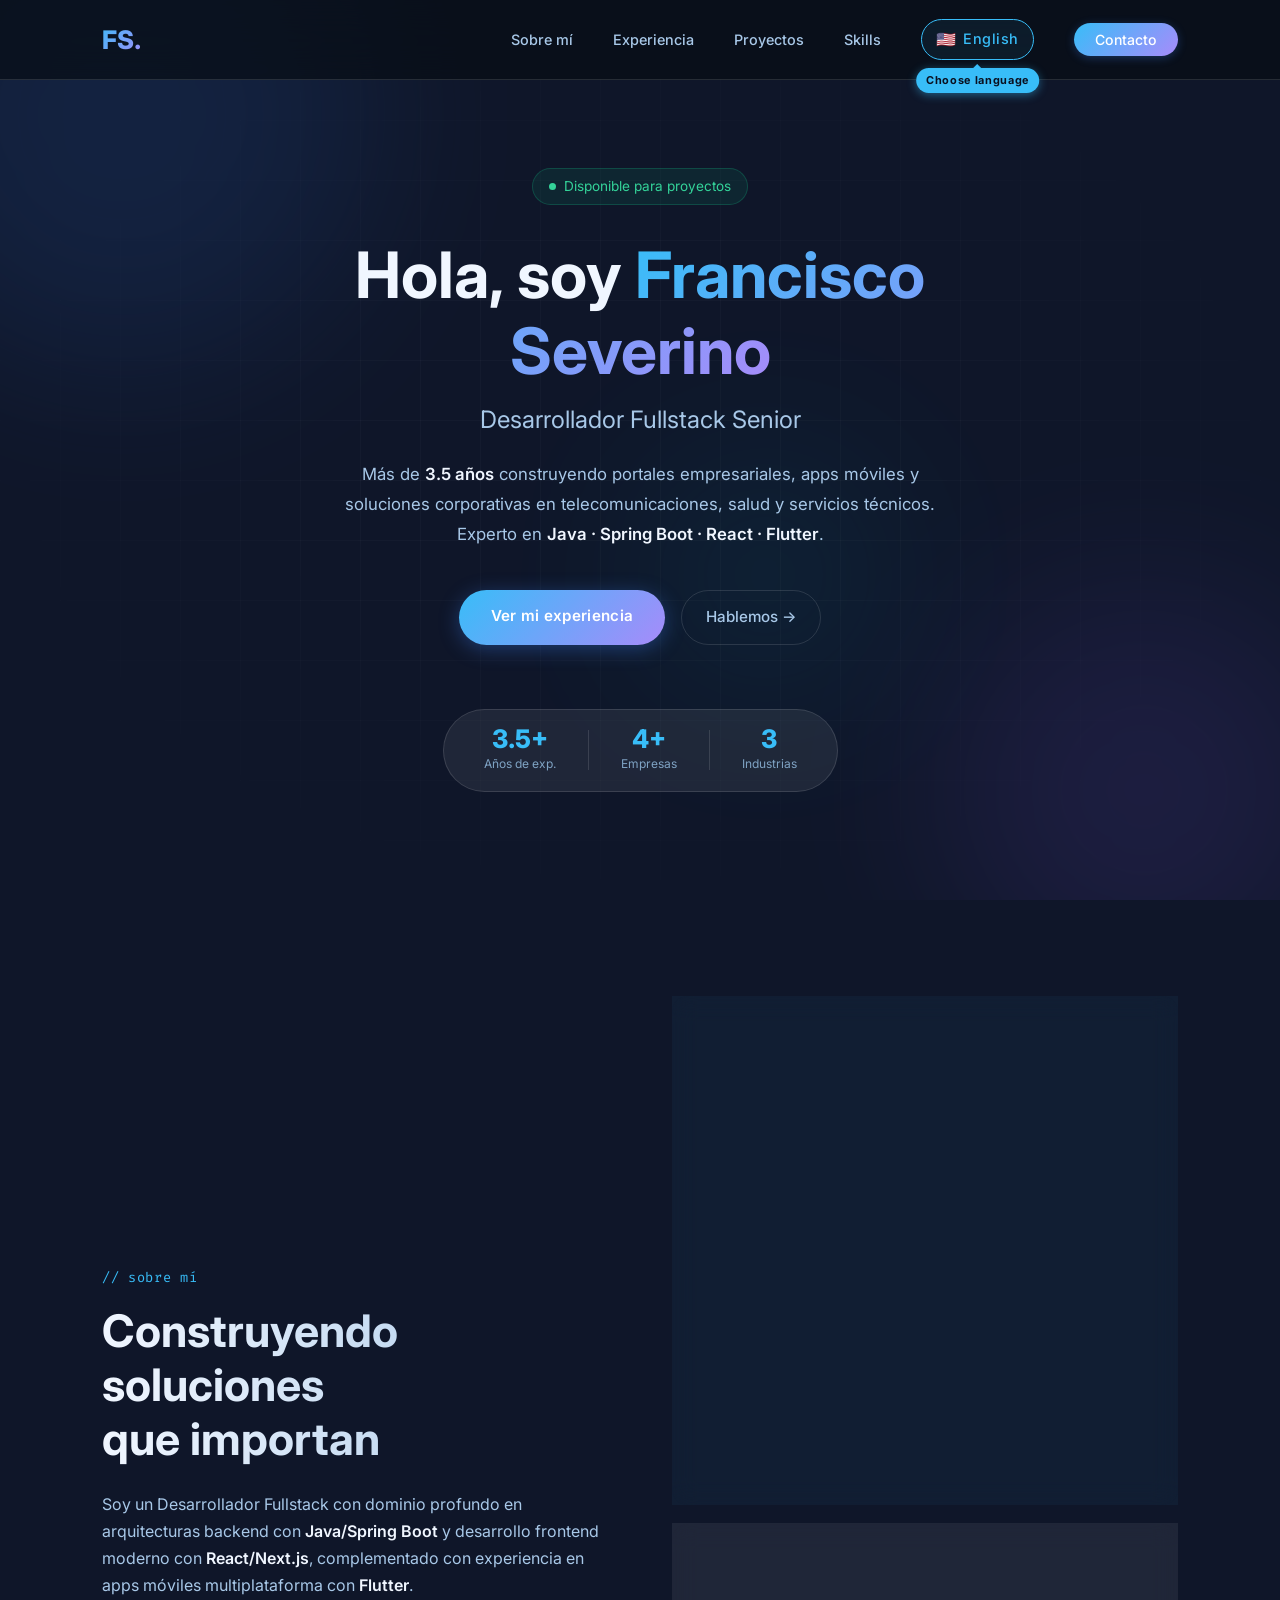
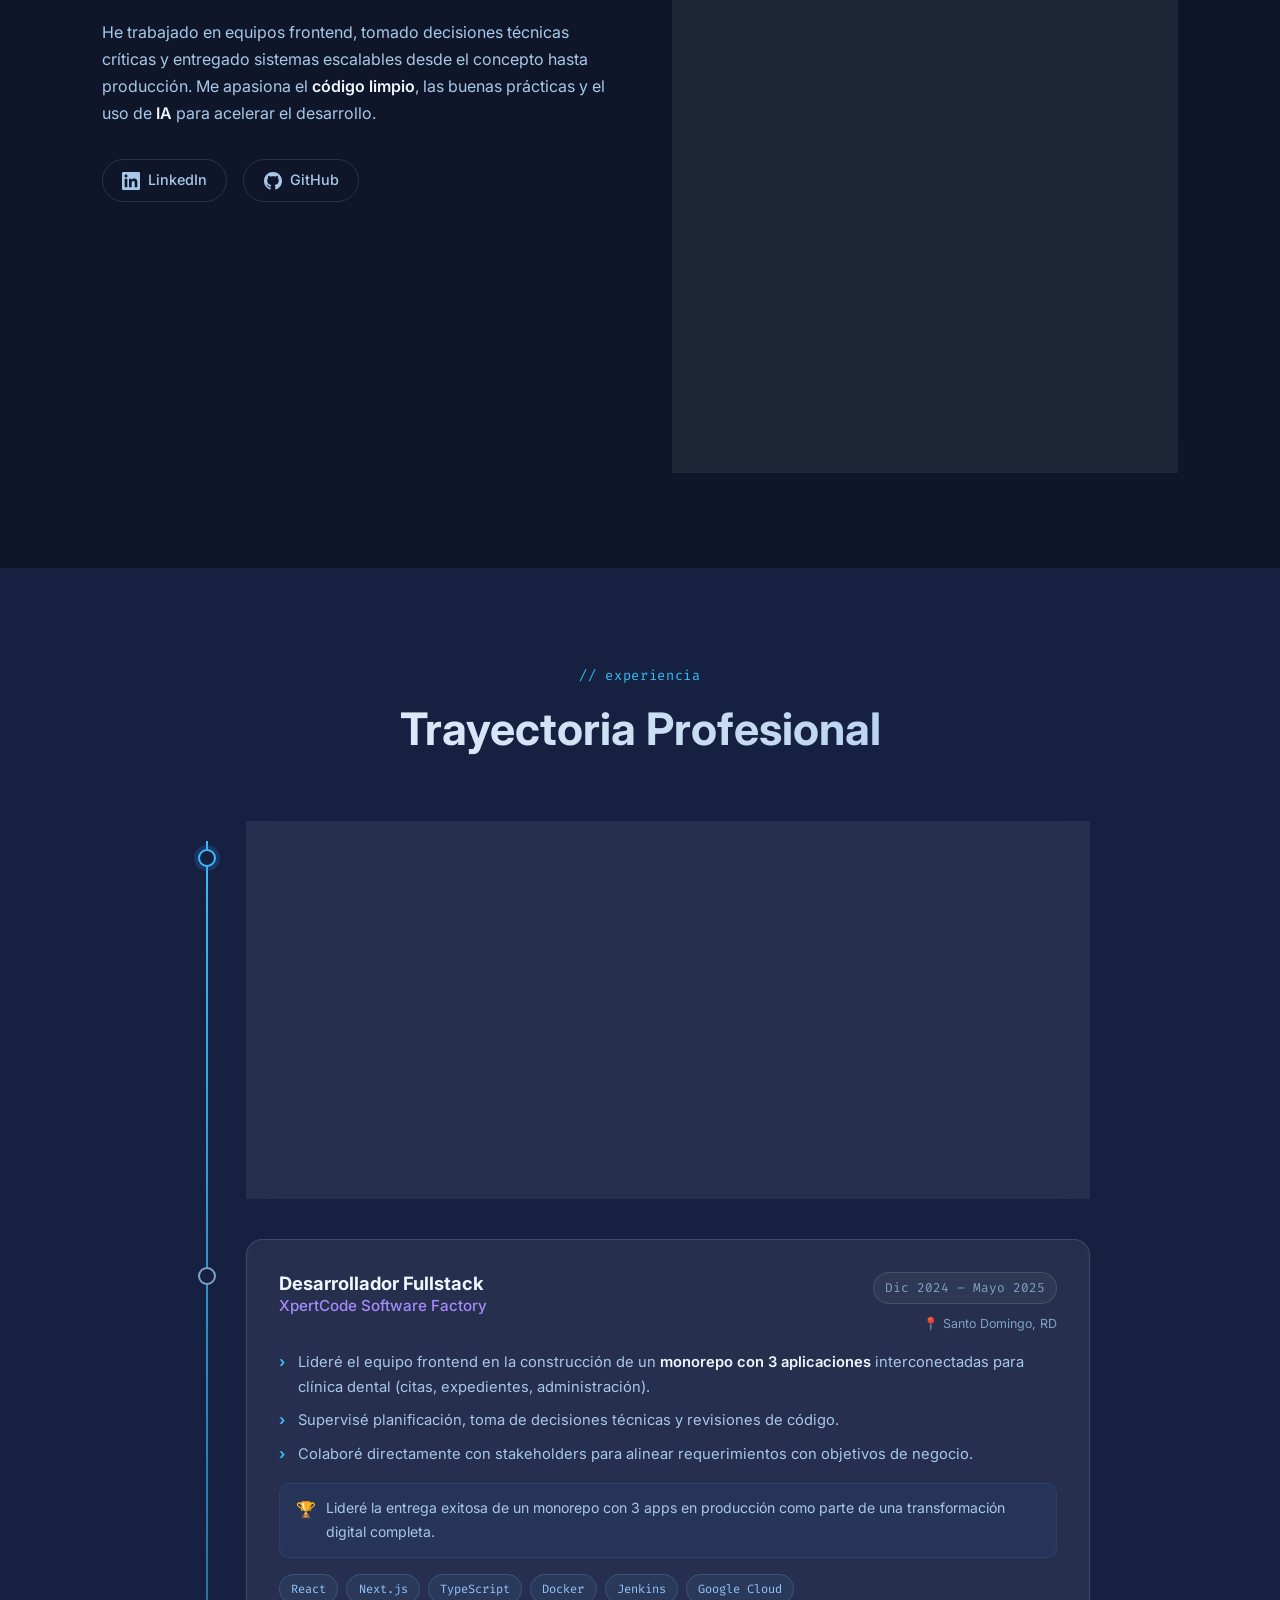
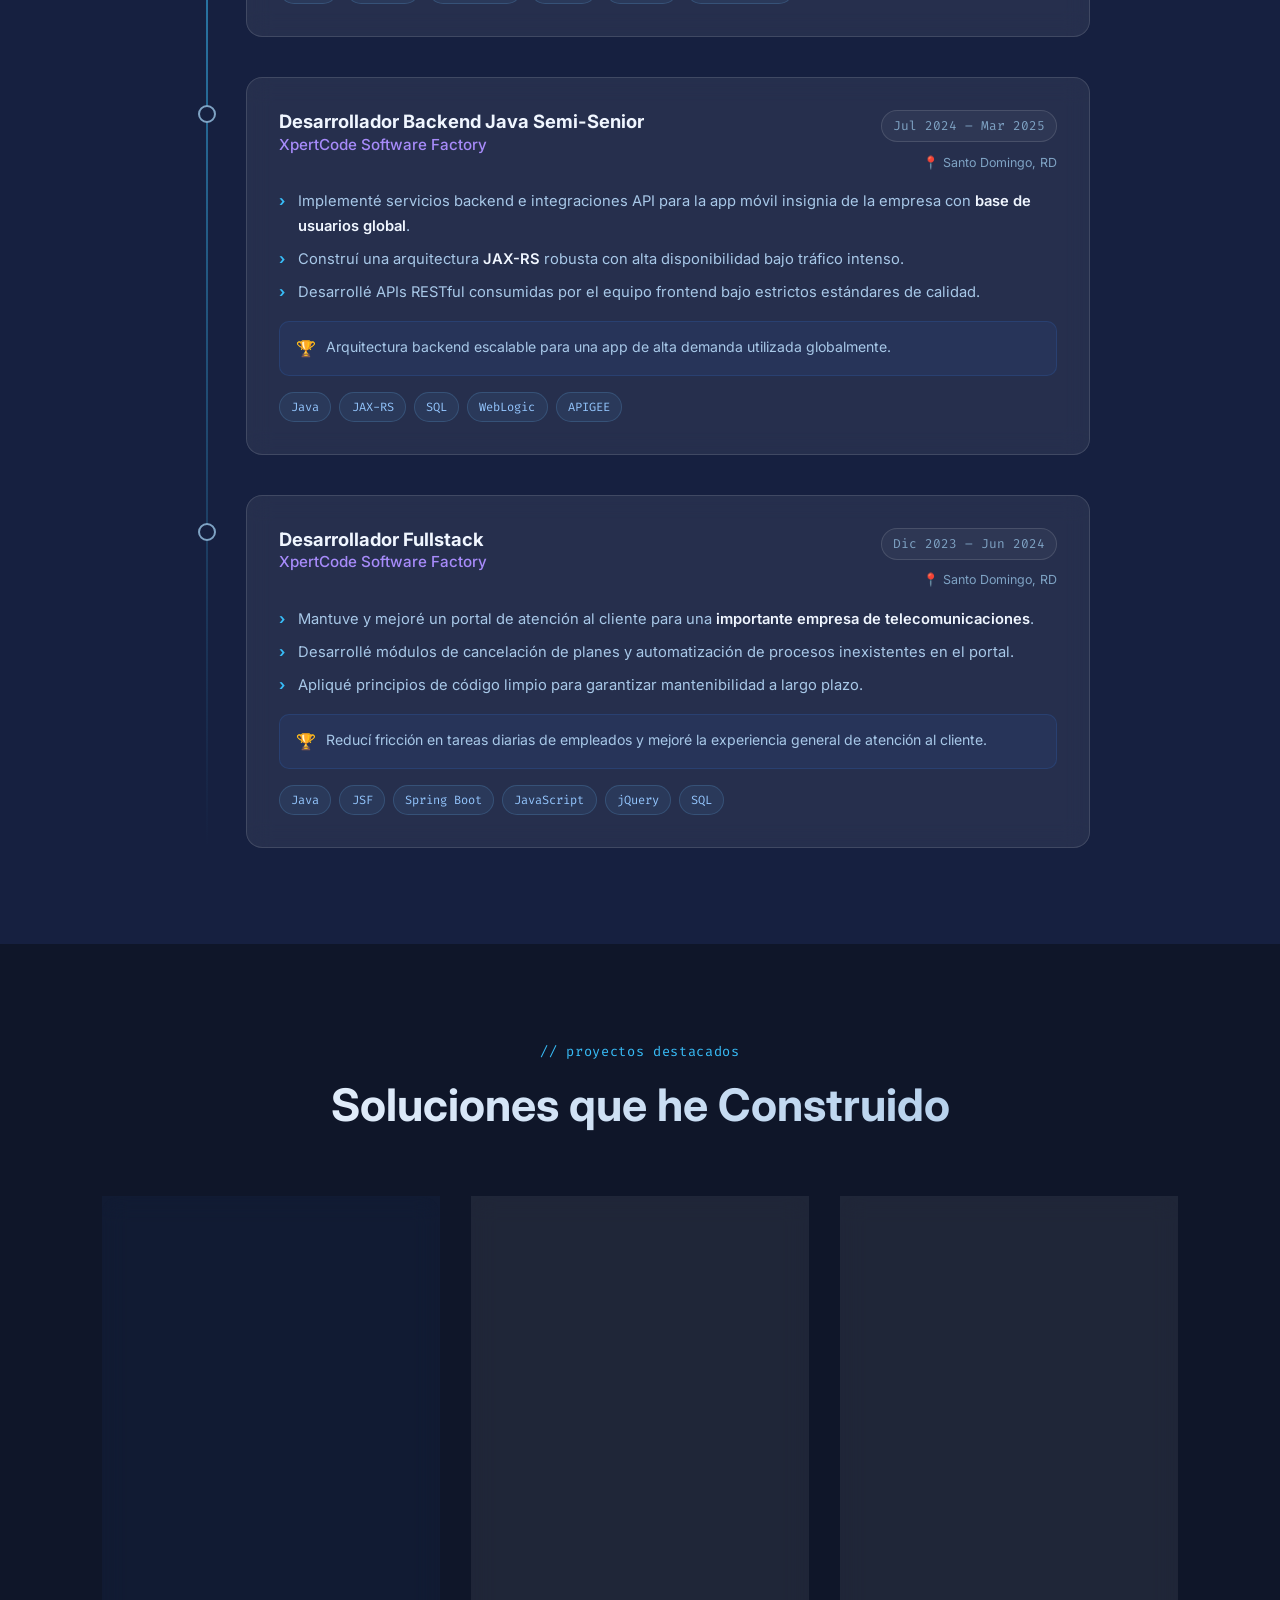
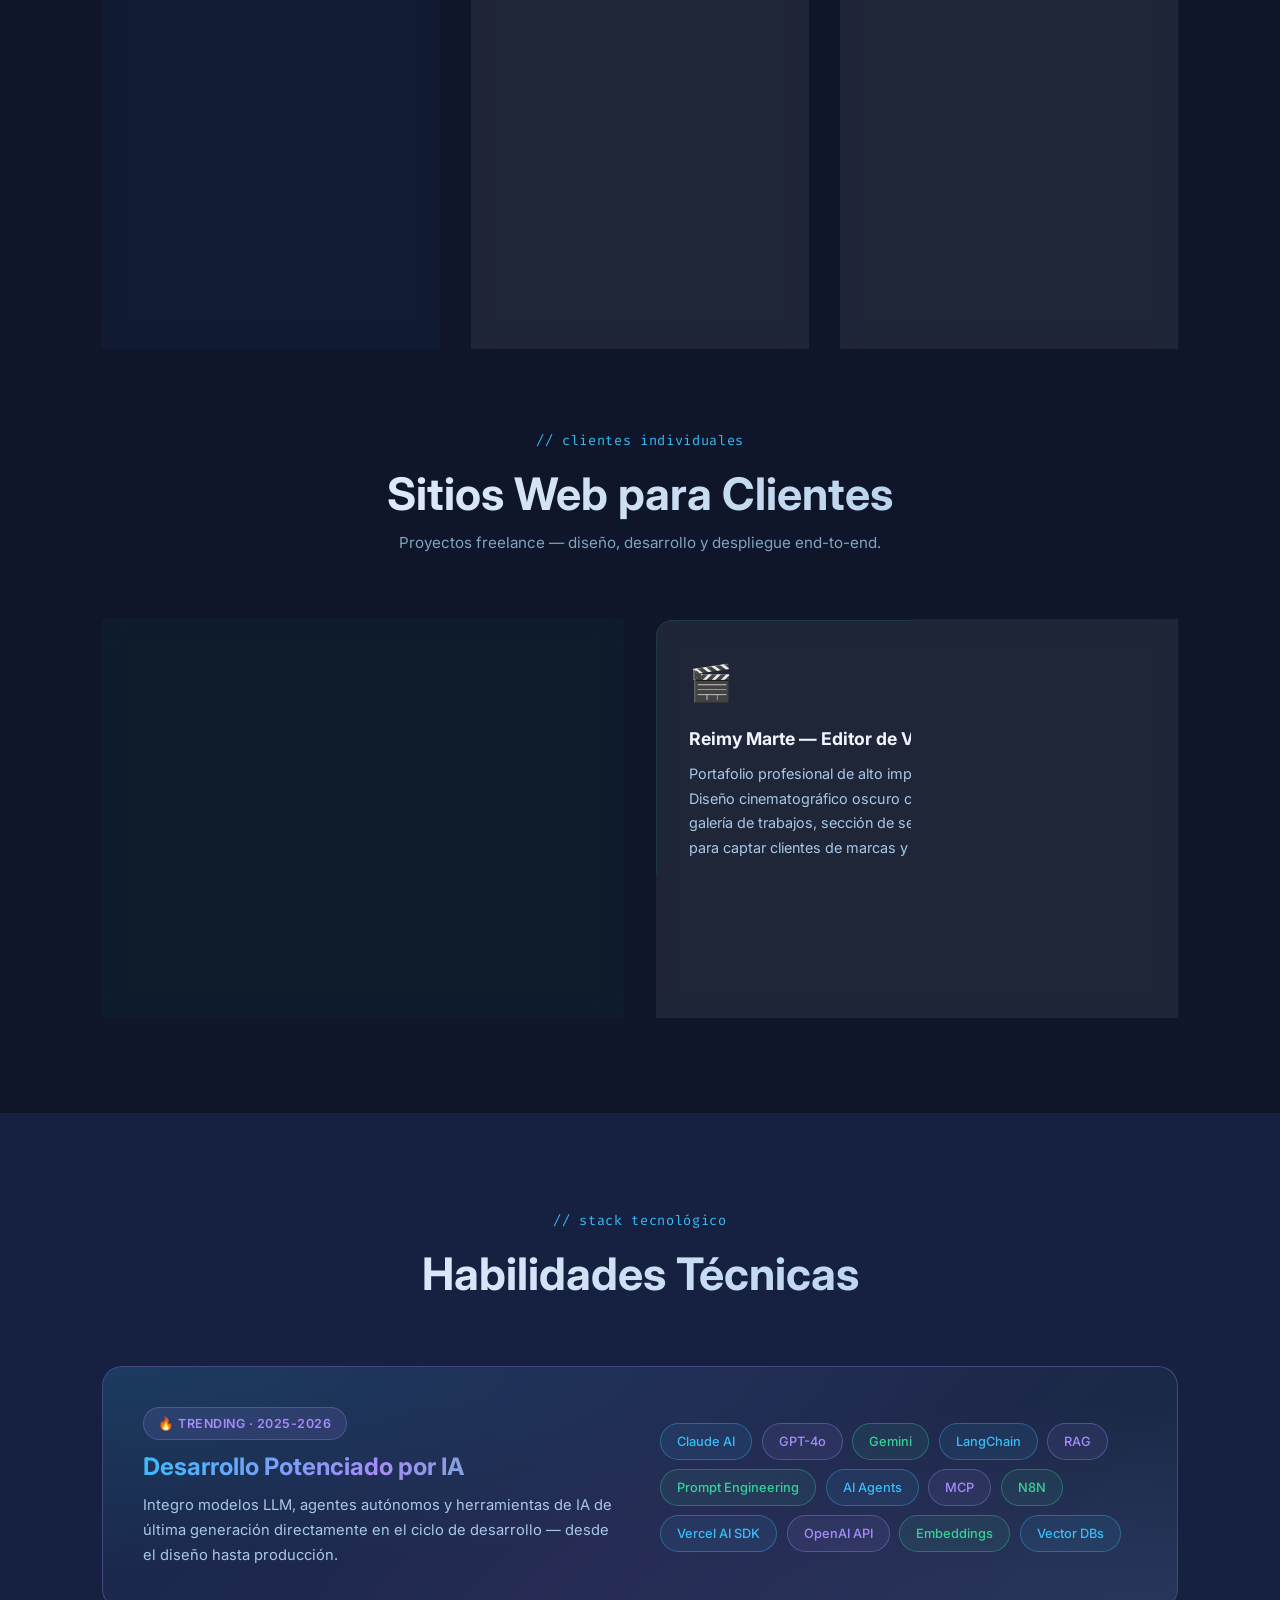
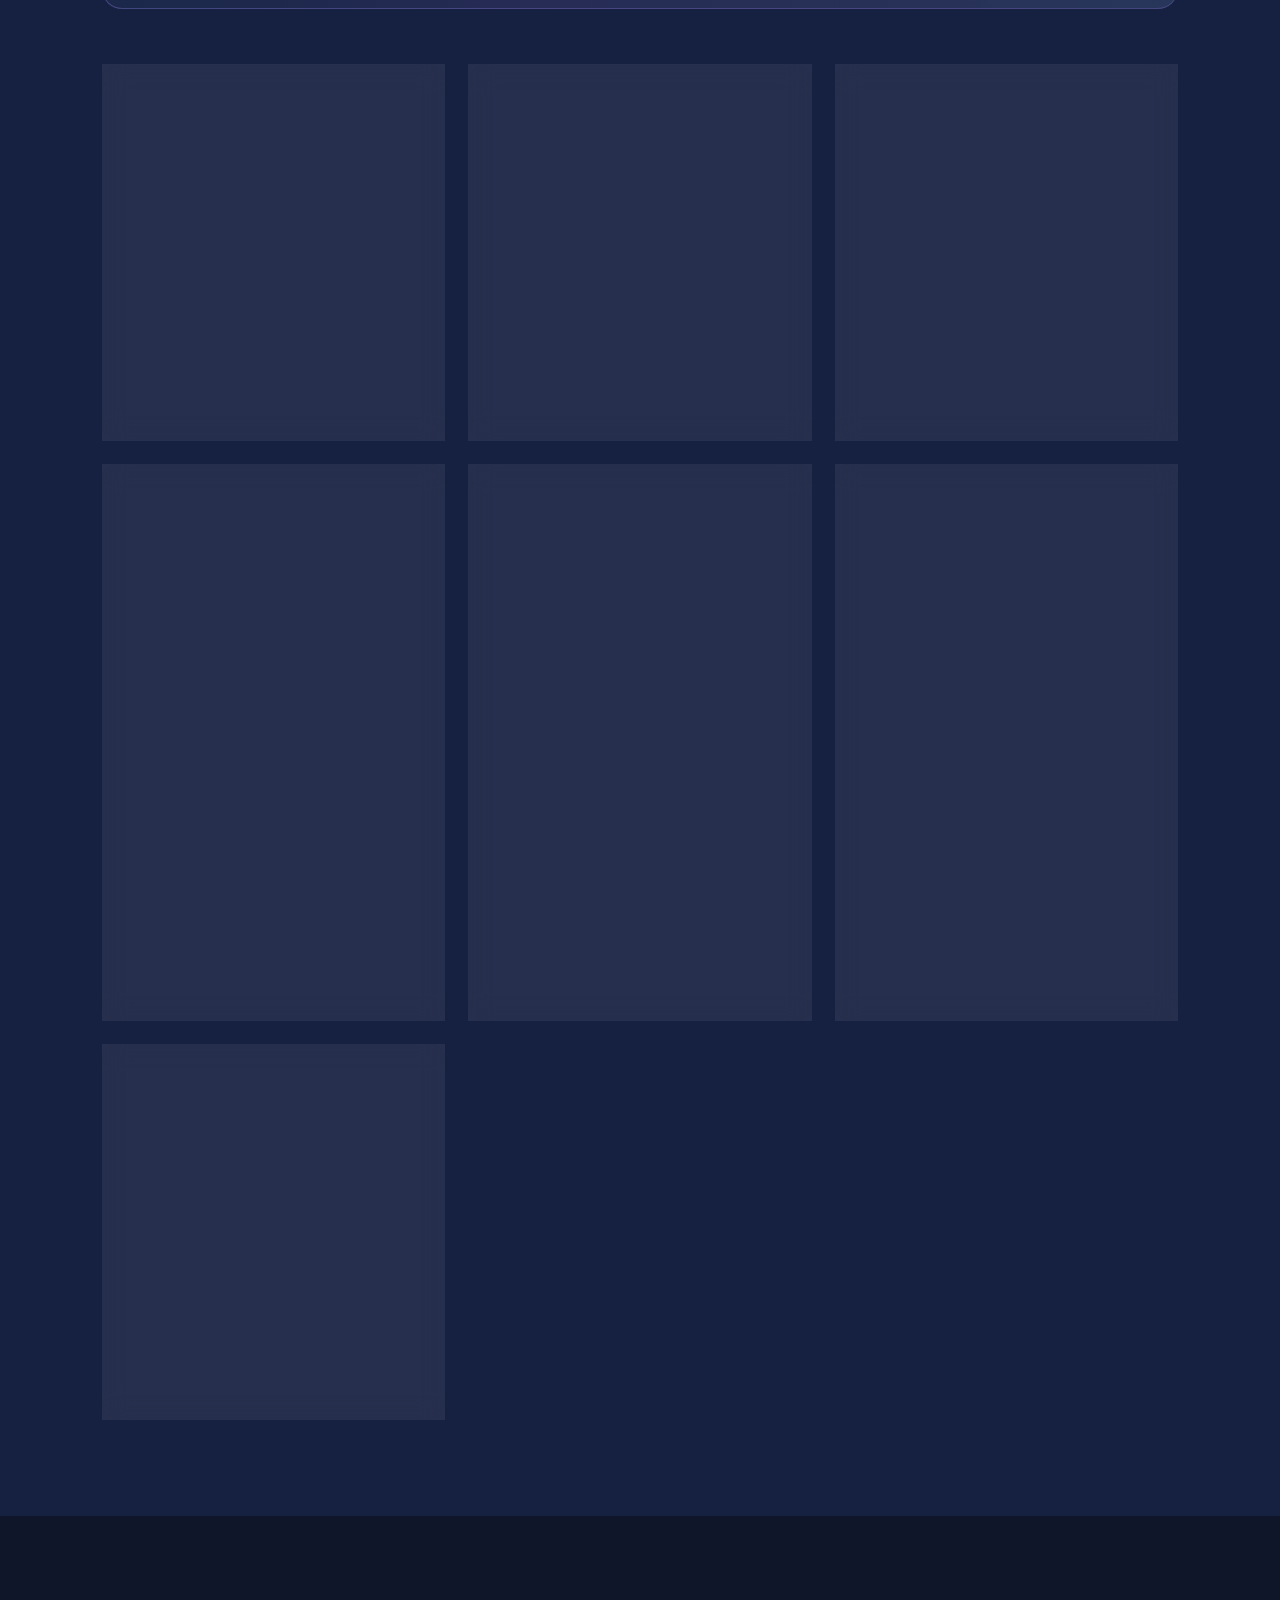
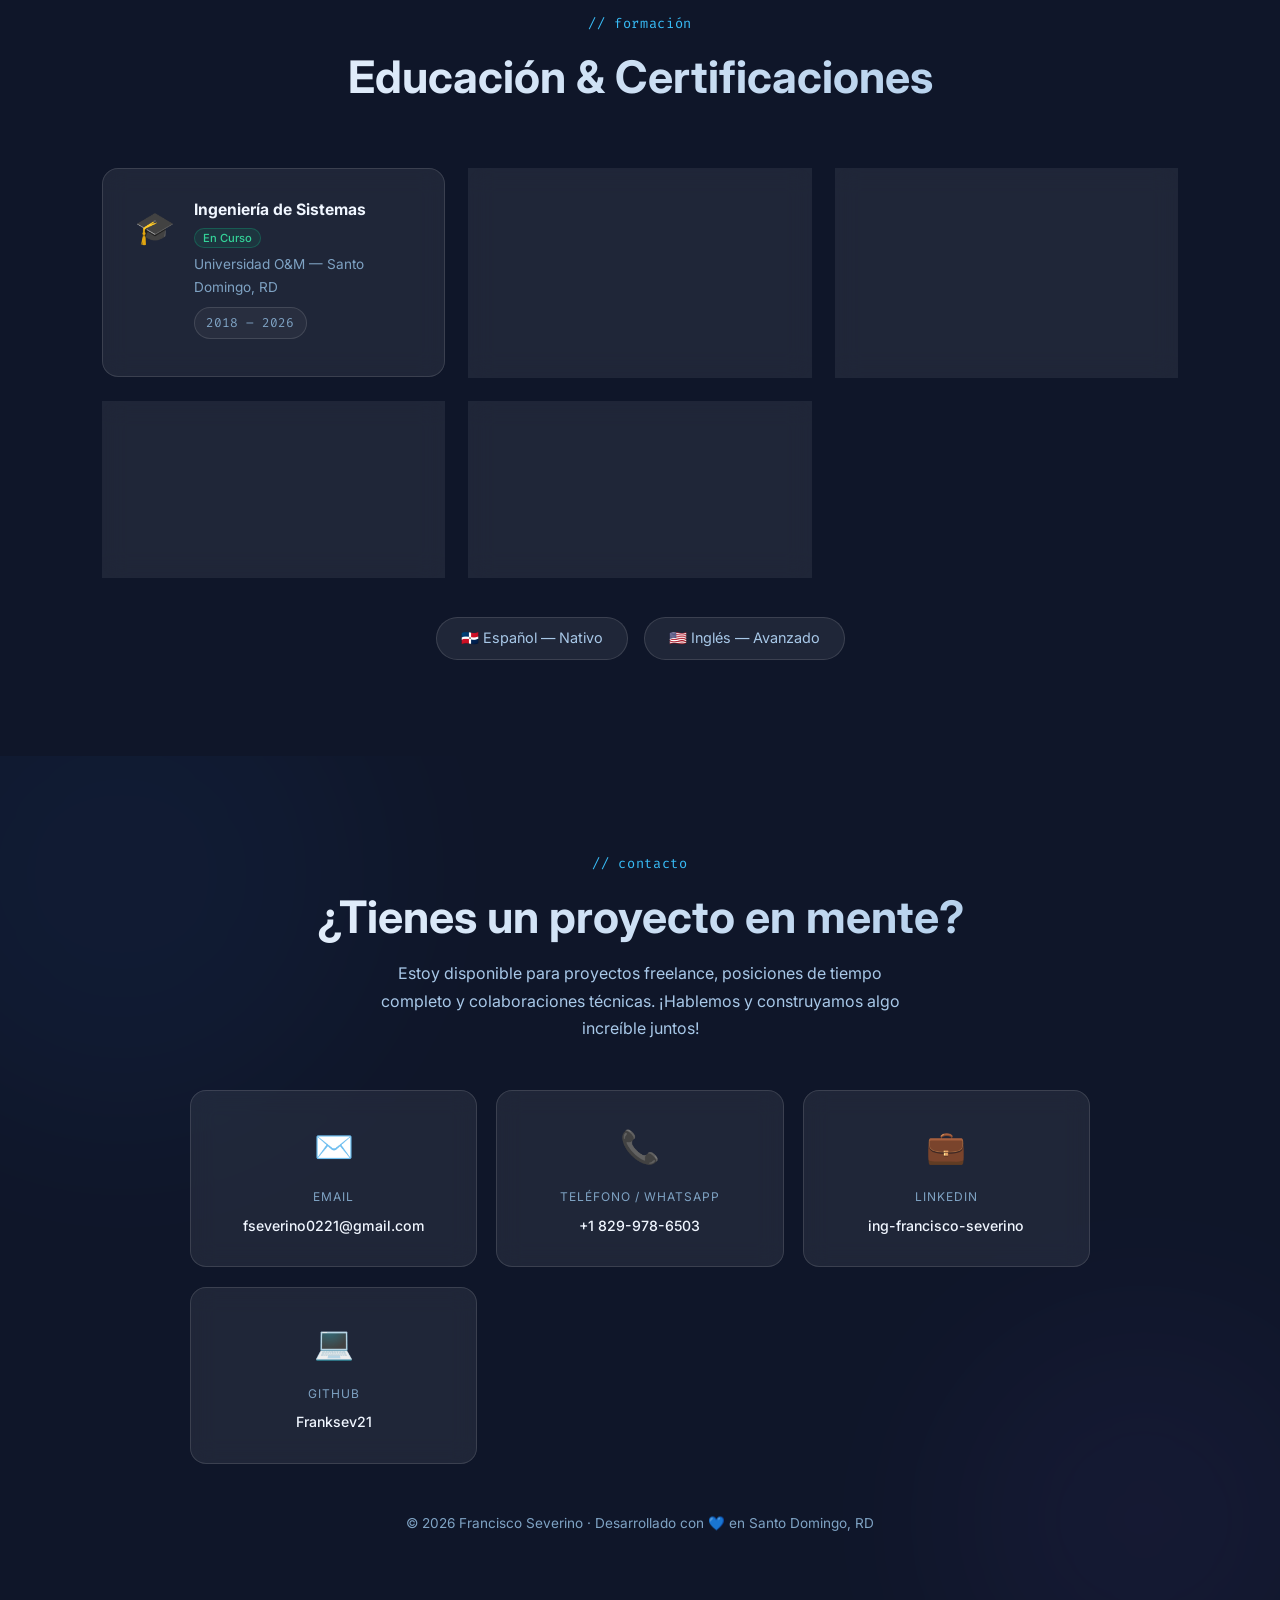
<file: index.html>
<!DOCTYPE html>
<html lang="es">
<head>
    <meta charset="UTF-8">
    <meta name="viewport" content="width=device-width, initial-scale=1.0">
    <title>Francisco Severino | Desarrollador Fullstack Senior</title>
    <meta name="description" content="Desarrollador Fullstack Senior especializado en Java, Spring Boot, React y Flutter. Más de 3.5 años de experiencia en telecomunicaciones, salud y servicios técnicos.">
    <link rel="preconnect" href="https://fonts.googleapis.com">
    <link rel="preconnect" href="https://fonts.gstatic.com" crossorigin>
    <link href="https://fonts.googleapis.com/css2?family=Inter:wght@300;400;500;600;700;800&family=Fira+Code:wght@400;500&display=swap" rel="stylesheet">
    <link rel="stylesheet" href="style.css?v=4">
</head>
<body>

    <!-- Navbar -->
    <nav class="navbar" id="navbar">
        <div class="nav-content">
            <a href="#" class="logo">FS<span class="logo-dot">.</span></a>
            <ul class="nav-links" id="navLinks">
                <li><a href="#sobre-mi">Sobre mí</a></li>
                <li><a href="#experiencia">Experiencia</a></li>
                <li><a href="#proyectos">Proyectos</a></li>
                <li><a href="#habilidades">Skills</a></li>
                <li class="lang-toggle">
                    <a href="en.html" class="lang-btn" title="Switch to English">
                        <span class="lang-flag">🇺🇸</span>
                        <span class="lang-text">English</span>
                    </a>
                    <span class="lang-tooltip">Switch language</span>
                </li>
                <li><a href="#contacto" class="btn-nav">Contacto</a></li>
            </ul>
            <button class="nav-toggle" id="navToggle" aria-label="Toggle menu">
                <span></span><span></span><span></span>
            </button>
        </div>
    </nav>

    <!-- Hero -->
    <header class="hero" id="inicio">
        <div class="hero-bg">
            <div class="blob blob-1"></div>
            <div class="blob blob-2"></div>
            <div class="blob blob-3"></div>
            <div class="grid-overlay"></div>
        </div>
        <div class="hero-content reveal">
            <div class="hero-badge">
                <span class="badge-dot"></span>
                Disponible para proyectos
            </div>
            <h1>
                Hola, soy <span class="gradient-text">Francisco Severino</span>
            </h1>
            <h2 class="hero-subtitle">Desarrollador Fullstack Senior</h2>
            <p class="hero-desc">
                Más de <strong>3.5 años</strong> construyendo portales empresariales, apps móviles y soluciones 
                corporativas en telecomunicaciones, salud y servicios técnicos. Experto en 
                <strong>Java · Spring Boot · React · Flutter</strong>.
            </p>
            <div class="hero-cta">
                <a href="#experiencia" class="btn-primary">Ver mi experiencia</a>
                <a href="#contacto" class="btn-ghost">Hablemos →</a>
            </div>
            <div class="hero-stats">
                <div class="stat">
                    <span class="stat-num">3.5+</span>
                    <span class="stat-label">Años de exp.</span>
                </div>
                <div class="stat-divider"></div>
                <div class="stat">
                    <span class="stat-num">4+</span>
                    <span class="stat-label">Empresas</span>
                </div>
                <div class="stat-divider"></div>
                <div class="stat">
                    <span class="stat-num">3</span>
                    <span class="stat-label">Industrias</span>
                </div>
            </div>
        </div>
    </header>

    <!-- Sobre mí -->
    <section id="sobre-mi" class="section about-section">
        <div class="container">
            <div class="about-grid reveal">
                <div class="about-text">
                    <span class="section-tag">// sobre mí</span>
                    <h2 class="section-title">Construyendo soluciones<br>que importan</h2>
                    <p>
                        Soy un Desarrollador Fullstack con dominio profundo en arquitecturas backend con 
                        <strong>Java/Spring Boot</strong> y desarrollo frontend moderno con <strong>React/Next.js</strong>, 
                        complementado con experiencia en apps móviles multiplataforma con <strong>Flutter</strong>.
                    </p>
                    <p>
                        He trabajado en equipos frontend, tomado decisiones técnicas críticas y entregado sistemas 
                        escalables desde el concepto hasta producción. Me apasiona el <strong>código limpio</strong>, 
                        las buenas prácticas y el uso de <strong>IA</strong> para acelerar el desarrollo.
                    </p>
                    <div class="about-links">
                        <a href="https://linkedin.com/in/ing-francisco-severino" target="_blank" class="social-link">
                            <svg viewBox="0 0 24 24" fill="currentColor"><path d="M20.447 20.452h-3.554v-5.569c0-1.328-.027-3.037-1.852-3.037-1.853 0-2.136 1.445-2.136 2.939v5.667H9.351V9h3.414v1.561h.046c.477-.9 1.637-1.85 3.37-1.85 3.601 0 4.267 2.37 4.267 5.455v6.286zM5.337 7.433c-1.144 0-2.063-.926-2.063-2.065 0-1.138.92-2.063 2.063-2.063 1.14 0 2.064.925 2.064 2.063 0 1.139-.925 2.065-2.064 2.065zm1.782 13.019H3.555V9h3.564v11.452zM22.225 0H1.771C.792 0 0 .774 0 1.729v20.542C0 23.227.792 24 1.771 24h20.451C23.2 24 24 23.227 24 22.271V1.729C24 .774 23.2 0 22.222 0h.003z"/></svg>
                            LinkedIn
                        </a>
                        <a href="https://github.com/Franksev21" target="_blank" class="social-link">
                            <svg viewBox="0 0 24 24" fill="currentColor"><path d="M12 0c-6.626 0-12 5.373-12 12 0 5.302 3.438 9.8 8.207 11.387.599.111.793-.261.793-.577v-2.234c-3.338.726-4.033-1.416-4.033-1.416-.546-1.387-1.333-1.756-1.333-1.756-1.089-.745.083-.729.083-.729 1.205.084 1.839 1.237 1.839 1.237 1.07 1.834 2.807 1.304 3.492.997.107-.775.418-1.305.762-1.604-2.665-.305-5.467-1.334-5.467-5.931 0-1.311.469-2.381 1.236-3.221-.124-.303-.535-1.524.117-3.176 0 0 1.008-.322 3.301 1.23.957-.266 1.983-.399 3.003-.404 1.02.005 2.047.138 3.006.404 2.291-1.552 3.297-1.23 3.297-1.23.653 1.653.242 2.874.118 3.176.77.84 1.235 1.911 1.235 3.221 0 4.609-2.807 5.624-5.479 5.921.43.372.823 1.102.823 2.222v3.293c0 .319.192.694.801.576 4.765-1.589 8.199-6.086 8.199-11.386 0-6.627-5.373-12-12-12z"/></svg>
                            GitHub
                        </a>
                    </div>
                </div>
                <div class="about-visual">
                    <div class="profile-card glass-card">
                        <div class="profile-img-wrapper">
                            <img src="profile.jpg" alt="Francisco Severino" class="profile-img">
                            <div class="profile-badge-online"></div>
                        </div>
                        <h3 class="profile-name">Francisco Severino</h3>
                        <p class="profile-role">Desarrollador Fullstack Senior</p>
                        <p class="profile-location">📍 Santo Domingo, RD</p>
                        <div class="profile-chips">
                            <span class="profile-chip">Java</span>
                            <span class="profile-chip">Spring Boot</span>
                            <span class="profile-chip">React</span>
                            <span class="profile-chip">Flutter</span>
                            <span class="profile-chip">Next.js</span>
                            <span class="profile-chip">Firebase</span>
                            <span class="profile-chip">AWS</span>
                            <span class="profile-chip">Google Cloud</span>
                            <span class="profile-chip ai-chip">Claude AI</span>
                            <span class="profile-chip ai-chip">GPT-4o</span>
                            <span class="profile-chip ai-chip">Gemini</span>
                            <span class="profile-chip ai-chip">LangChain</span>
                            <span class="profile-chip ai-chip">RAG</span>
                            <span class="profile-chip ai-chip">MCP</span>
                            <span class="profile-chip ai-chip">AI Agents</span>
                            <span class="profile-chip ai-chip">N8N</span>
                            <span class="profile-chip ai-chip">Prompt Engineering</span>
                            <span class="profile-chip ai-chip">Embeddings</span>
                            <span class="profile-chip ai-chip">Vector DBs</span>
                        </div>
                    </div>
                    <div class="code-card glass-card">
                        <div class="code-header">
                            <span class="dot red"></span>
                            <span class="dot yellow"></span>
                            <span class="dot green"></span>
                            <span class="code-filename">francisco.ts</span>
                        </div>
                        <pre class="code-body"><code><span class="code-key">const</span> <span class="code-var">developer</span> = {
  <span class="code-prop">name</span>: <span class="code-str">"Francisco Severino"</span>,
  <span class="code-prop">role</span>: <span class="code-str">"Fullstack Sr."</span>,
  <span class="code-prop">location</span>: <span class="code-str">"Santo Domingo, RD"</span>,
  <span class="code-prop">backend</span>: [<span class="code-str">"Java"</span>, <span class="code-str">"Spring Boot"</span>],
  <span class="code-prop">frontend</span>: [<span class="code-str">"React"</span>, <span class="code-str">"Next.js"</span>],
  <span class="code-prop">mobile</span>: [<span class="code-str">"Flutter"</span>, <span class="code-str">"Dart"</span>],
  <span class="code-prop">cloud</span>: [<span class="code-str">"AWS"</span>, <span class="code-str">"Google Cloud"</span>, <span class="code-str">"Firebase"</span>],
  <span class="code-prop">ai</span>: [
    <span class="code-str">"Claude AI"</span>, <span class="code-str">"GPT-4o"</span>,
    <span class="code-str">"LangChain"</span>, <span class="code-str">"RAG"</span>,
    <span class="code-str">"MCP"</span>, <span class="code-str">"AI Agents"</span>,
    <span class="code-str">"N8N"</span>,
  ],
  <span class="code-prop">openToWork</span>: <span class="code-bool">true</span>,
};</code></pre>
                    </div>
                </div>
            </div>
        </div>
    </section>

    <!-- Experiencia -->
    <section id="experiencia" class="section alt-section">
        <div class="container">
            <div class="section-header reveal">
                <span class="section-tag">// experiencia</span>
                <h2 class="section-title">Trayectoria Profesional</h2>
            </div>
            <div class="timeline reveal">

                <!-- CSC Company -->
                <div class="timeline-item">
                    <div class="timeline-marker current"></div>
                    <div class="timeline-body glass-card">
                        <div class="job-header">
                            <div>
                                <h3>Desarrollador Móvil Fullstack Senior</h3>
                                <h4 class="company-name">CSC Company <span class="tag-freelance">Freelance</span></h4>
                            </div>
                            <div class="job-meta">
                                <span class="date-badge current-badge">Mayo 2025 – Presente</span>
                                <span class="location">🌐 Remoto, RD</span>
                            </div>
                        </div>
                        <ul class="job-bullets">
                            <li>Diseñé y construí una app móvil multiplataforma desde cero para técnicos, clientes y administradores bajo principios de <strong>Arquitectura Limpia</strong>.</li>
                            <li>Implementé autenticación con <strong>Firebase</strong>, gestión multi-rol y sincronización de datos en tiempo real.</li>
                            <li>Refactoricé código legado introduciendo patrones de diseño, mejorando la mantenibilidad.</li>
                        </ul>
                        <div class="job-achievement">
                            <span class="achievement-icon">🏆</span>
                            <span>Optimicé flujos de trabajo de técnicos de campo y habilité rastreo de solicitudes en tiempo real para clientes.</span>
                        </div>
                        <div class="tech-stack">
                            <span class="tech-badge">Flutter</span>
                            <span class="tech-badge">Dart</span>
                            <span class="tech-badge">Firebase</span>
                            <span class="tech-badge">Firestore</span>
                            <span class="tech-badge">iOS/Android</span>
                        </div>
                    </div>
                </div>

                <!-- XpertCode Fullstack -->
                <div class="timeline-item">
                    <div class="timeline-marker"></div>
                    <div class="timeline-body glass-card">
                        <div class="job-header">
                            <div>
                                <h3>Desarrollador Fullstack</h3>
                                <h4 class="company-name">XpertCode Software Factory</h4>
                            </div>
                            <div class="job-meta">
                                <span class="date-badge">Dic 2024 – Mayo 2025</span>
                                <span class="location">📍 Santo Domingo, RD</span>
                            </div>
                        </div>
                        <ul class="job-bullets">
                            <li>Lideré el equipo frontend en la construcción de un <strong>monorepo con 3 aplicaciones</strong> interconectadas para clínica dental (citas, expedientes, administración).</li>
                            <li>Supervisé planificación, toma de decisiones técnicas y revisiones de código.</li>
                            <li>Colaboré directamente con stakeholders para alinear requerimientos con objetivos de negocio.</li>
                        </ul>
                        <div class="job-achievement">
                            <span class="achievement-icon">🏆</span>
                            <span>Lideré la entrega exitosa de un monorepo con 3 apps en producción como parte de una transformación digital completa.</span>
                        </div>
                        <div class="tech-stack">
                            <span class="tech-badge">React</span>
                            <span class="tech-badge">Next.js</span>
                            <span class="tech-badge">TypeScript</span>
                            <span class="tech-badge">Docker</span>
                            <span class="tech-badge">Jenkins</span>
                            <span class="tech-badge">Google Cloud</span>
                        </div>
                    </div>
                </div>

                <!-- XpertCode Backend -->
                <div class="timeline-item">
                    <div class="timeline-marker"></div>
                    <div class="timeline-body glass-card">
                        <div class="job-header">
                            <div>
                                <h3>Desarrollador Backend Java Semi-Senior</h3>
                                <h4 class="company-name">XpertCode Software Factory</h4>
                            </div>
                            <div class="job-meta">
                                <span class="date-badge">Jul 2024 – Mar 2025</span>
                                <span class="location">📍 Santo Domingo, RD</span>
                            </div>
                        </div>
                        <ul class="job-bullets">
                            <li>Implementé servicios backend e integraciones API para la app móvil insignia de la empresa con <strong>base de usuarios global</strong>.</li>
                            <li>Construí una arquitectura <strong>JAX-RS</strong> robusta con alta disponibilidad bajo tráfico intenso.</li>
                            <li>Desarrollé APIs RESTful consumidas por el equipo frontend bajo estrictos estándares de calidad.</li>
                        </ul>
                        <div class="job-achievement">
                            <span class="achievement-icon">🏆</span>
                            <span>Arquitectura backend escalable para una app de alta demanda utilizada globalmente.</span>
                        </div>
                        <div class="tech-stack">
                            <span class="tech-badge">Java</span>
                            <span class="tech-badge">JAX-RS</span>
                            <span class="tech-badge">SQL</span>
                            <span class="tech-badge">WebLogic</span>
                            <span class="tech-badge">APIGEE</span>
                        </div>
                    </div>
                </div>

                <!-- XpertCode Telecomunicaciones -->
                <div class="timeline-item">
                    <div class="timeline-marker"></div>
                    <div class="timeline-body glass-card">
                        <div class="job-header">
                            <div>
                                <h3>Desarrollador Fullstack</h3>
                                <h4 class="company-name">XpertCode Software Factory</h4>
                            </div>
                            <div class="job-meta">
                                <span class="date-badge">Dic 2023 – Jun 2024</span>
                                <span class="location">📍 Santo Domingo, RD</span>
                            </div>
                        </div>
                        <ul class="job-bullets">
                            <li>Mantuve y mejoré un portal de atención al cliente para una <strong>importante empresa de telecomunicaciones</strong>.</li>
                            <li>Desarrollé módulos de cancelación de planes y automatización de procesos inexistentes en el portal.</li>
                            <li>Apliqué principios de código limpio para garantizar mantenibilidad a largo plazo.</li>
                        </ul>
                        <div class="job-achievement">
                            <span class="achievement-icon">🏆</span>
                            <span>Reducí fricción en tareas diarias de empleados y mejoré la experiencia general de atención al cliente.</span>
                        </div>
                        <div class="tech-stack">
                            <span class="tech-badge">Java</span>
                            <span class="tech-badge">JSF</span>
                            <span class="tech-badge">Spring Boot</span>
                            <span class="tech-badge">JavaScript</span>
                            <span class="tech-badge">jQuery</span>
                            <span class="tech-badge">SQL</span>
                        </div>
                    </div>
                </div>

            </div>
        </div>
    </section>

    <!-- Proyectos / Clientes Individuales -->
    <section id="proyectos" class="section">
        <div class="container">
            <div class="section-header reveal">
                <span class="section-tag">// proyectos destacados</span>
                <h2 class="section-title">Soluciones que he Construido</h2>
            </div>
            <div class="projects-grid reveal">

                <div class="project-card glass-card featured">
                    <div class="project-top">
                        <span class="project-icon">🐼</span>
                        <div class="project-links">
                            <span class="project-type">App Móvil + Web</span>
                        </div>
                    </div>
                    <div class="project-screenshot-wrapper">
                        <img src="panda-app.jpg" alt="PANDA MT - App de Mantenimiento Técnico" class="project-screenshot">
                    </div>
                    <h3>PANDA MT — Gestión de Mantenimiento Técnico</h3>
                    <p>Plataforma completa (app móvil + dashboard web) para gestión de mantenimientos técnicos. Permite a administradores, técnicos y clientes coordinar servicios, rastrear tareas, gestionar equipos y visualizar métricas en tiempo real.</p>
                    <div class="tech-stack">
                        <span class="tech-badge">Flutter</span>
                        <span class="tech-badge">Firebase</span>
                        <span class="tech-badge">Dart</span>
                        <span class="tech-badge">Dashboard Web</span>
                    </div>
                    <div class="project-impact">
                        <span class="impact-label">Impacto:</span> Visibilidad operativa total — técnicos, clientes y admin en una sola plataforma
                    </div>
                </div>

                <div class="project-card glass-card">
                    <div class="project-top">
                        <span class="project-icon">🏥</span>
                        <div class="project-links">
                            <span class="project-type">Web App</span>
                        </div>
                    </div>
                    <h3>Sistema de Gestión para Clínica Dental</h3>
                    <p>Aplicación fullstack para gestión de citas, expedientes de pacientes y flujos administrativos. Monorepo con 3 aplicaciones interconectadas con UI compleja.</p>
                    <div class="tech-stack">
                        <span class="tech-badge">React</span>
                        <span class="tech-badge">Next.js</span>
                        <span class="tech-badge">TypeScript</span>
                    </div>
                    <div class="project-impact">
                        <span class="impact-label">Impacto:</span> Transformación digital completa del cliente
                    </div>
                </div>

                <div class="project-card glass-card">
                    <div class="project-top">
                        <span class="project-icon">📡</span>
                        <div class="project-links">
                            <span class="project-type">Portal Enterprise</span>
                        </div>
                    </div>
                    <h3>Portal de Atención al Cliente Telco</h3>
                    <p>Portal empresarial para empresa de telecomunicaciones con módulos de cancelación, automatización de procesos y mejora continua de la experiencia de usuario.</p>
                    <div class="tech-stack">
                        <span class="tech-badge">Java</span>
                        <span class="tech-badge">Spring Boot</span>
                        <span class="tech-badge">JSF</span>
                    </div>
                    <div class="project-impact">
                        <span class="impact-label">Impacto:</span> Reducción de fricción operativa en tareas diarias
                    </div>
                </div>

            </div>

            <!-- Clientes Individuales -->
            <div class="section-header reveal" style="margin-top: 5rem;">
                <span class="section-tag">// clientes individuales</span>
                <h2 class="section-title">Sitios Web para Clientes</h2>
                <p style="color: var(--text-muted); max-width: 500px; margin: 0.5rem auto 0; font-size: 0.95rem;">
                    Proyectos freelance — diseño, desarrollo y despliegue end-to-end.
                </p>
            </div>
            <div class="projects-grid reveal">

                <!-- Kustomizate -->
                <div class="project-card glass-card featured client-card">
                    <div class="project-top">
                        <span class="project-icon">🎨</span>
                        <div class="project-links" style="display: flex; gap: 10px; align-items: center;">
                            <span class="project-type client-type">Freelance · E-commerce</span>
                            <a href="https://kustomizate.vercel.app" target="_blank" title="Visitar sitio web" class="project-link-icon" style="color: var(--accent); display: flex; align-items: center; transition: transform 0.2s;">
                                <svg width="18" height="18" viewBox="0 0 24 24" fill="none" stroke="currentColor" stroke-width="2" stroke-linecap="round" stroke-linejoin="round"><path d="M18 13v6a2 2 0 0 1-2 2H5a2 2 0 0 1-2-2V8a2 2 0 0 1 2-2h6"></path><polyline points="15 3 21 3 21 9"></polyline><line x1="10" y1="14" x2="21" y2="3"></line></svg>
                            </a>
                        </div>
                    </div>
                    <h3>Kustomizate</h3>
                    <p>Sitio web completo para tienda de sublimaciones y decoraciones personalizadas. Landing page con catálogo de productos (tazas, termos, cuadros, cajas de regalo), galería visual, testimonios de clientes, proceso de pedido y contacto directo por WhatsApp.</p>
                    <div class="tech-stack">
                        <span class="tech-badge">HTML5</span>
                        <span class="tech-badge">CSS3</span>
                        <span class="tech-badge">JavaScript</span>
                        <span class="tech-badge">Vercel</span>
                    </div>
                    <div class="project-impact">
                        <span class="impact-label">Entregado:</span> Landing page profesional lista para producción con canal de ventas por WhatsApp integrado
                    </div>
                </div>

                <!-- Reimy Marte Balbuena -->
                <div class="project-card glass-card client-card">
                    <div class="project-top">
                        <span class="project-icon">🎬</span>
                        <div class="project-links">
                            <span class="project-type client-type">Freelance · Portafolio</span>
                        </div>
                    </div>
                    <h3>Reimy Marte — Editor de Video</h3>
                    <p>Portafolio profesional de alto impacto visual para editor de video. Diseño cinematográfico oscuro con animaciones CSS avanzadas, galería de trabajos, sección de servicios y contacto. Optimizado para captar clientes de marcas y creadores de contenido.</p>
                    <div class="tech-stack">
                        <span class="tech-badge">HTML5</span>
                        <span class="tech-badge">CSS3</span>
                        <span class="tech-badge">Animaciones</span>
                        <span class="tech-badge">Vercel</span>
                    </div>
                    <div class="project-impact">
                        <span class="impact-label">Entregado:</span> Portafolio visual de alto impacto desplegado y listo para presentar a clientes
                    </div>
                </div>

            </div>
        </div>
    </section>

    <!-- Habilidades -->
    <section id="habilidades" class="section alt-section">
        <div class="container">
            <div class="section-header reveal">
                <span class="section-tag">// stack tecnológico</span>
                <h2 class="section-title">Habilidades Técnicas</h2>
            </div>

            <!-- Banner IA destacado -->
            <div class="ai-banner reveal">
                <div class="ai-banner-glow"></div>
                <div class="ai-banner-content">
                    <div class="ai-banner-left">
                        <span class="ai-banner-tag">🔥 Trending · 2025-2026</span>
                        <h3>Desarrollo Potenciado por IA</h3>
                        <p>Integro modelos LLM, agentes autónomos y herramientas de IA de última generación directamente en el ciclo de desarrollo — desde el diseño hasta producción.</p>
                    </div>
                    <div class="ai-pills">
                        <span class="ai-pill">Claude AI</span>
                        <span class="ai-pill">GPT-4o</span>
                        <span class="ai-pill">Gemini</span>
                        <span class="ai-pill">LangChain</span>
                        <span class="ai-pill">RAG</span>
                        <span class="ai-pill">Prompt Engineering</span>
                        <span class="ai-pill">AI Agents</span>
                        <span class="ai-pill">MCP</span>
                        <span class="ai-pill">N8N</span>
                        <span class="ai-pill">Vercel AI SDK</span>
                        <span class="ai-pill">OpenAI API</span>
                        <span class="ai-pill">Embeddings</span>
                        <span class="ai-pill">Vector DBs</span>
                    </div>
                </div>
            </div>

            <!-- Skills Grid -->
            <div class="skills-grid reveal">
                <div class="skill-group glass-card">
                    <div class="skill-icon">⚙️</div>
                    <h3>Backend</h3>
                    <ul>
                        <li>Java & Spring Boot</li>
                        <li>JAX-RS & RESTful APIs</li>
                        <li>GraphQL</li>
                        <li>Python & FastAPI</li>
                        <li>C# & .NET</li>
                        <li>WebLogic & APIGEE</li>
                    </ul>
                </div>
                <div class="skill-group glass-card">
                    <div class="skill-icon">🎨</div>
                    <h3>Frontend</h3>
                    <ul>
                        <li>React & Next.js</li>
                        <li>TypeScript & JavaScript</li>
                        <li>HTML, CSS, SCSS</li>
                        <li>Bootstrap</li>
                        <li>NGRX & RxJs</li>
                        <li>JSF & jQuery</li>
                    </ul>
                </div>
                <div class="skill-group glass-card">
                    <div class="skill-icon">📱</div>
                    <h3>Mobile</h3>
                    <ul>
                        <li>Flutter & Dart</li>
                        <li>Apps iOS y Android</li>
                        <li>Firebase & Firestore</li>
                        <li>Arquitectura Limpia</li>
                        <li>Auth multi-rol</li>
                        <li>Real-time sync</li>
                    </ul>
                </div>
                <div class="skill-group glass-card">
                    <div class="skill-icon">🚀</div>
                    <h3>DevOps & Cloud</h3>
                    <ul>
                        <li>AWS (Amazon Web Services)</li>
                        <li>Google Cloud Platform</li>
                        <li>Firebase Cloud Services</li>
                        <li>Docker</li>
                        <li>Jenkins CI/CD</li>
                        <li>Git, GitHub, GitLab</li>
                    </ul>
                </div>
                <div class="skill-group glass-card">
                    <div class="skill-icon">🗄️</div>
                    <h3>Bases de Datos</h3>
                    <ul>
                        <li>SQL & PostgreSQL</li>
                        <li>Firebase / Firestore</li>
                        <li>Diseño de esquemas</li>
                        <li>Vector Databases</li>
                        <li>Pinecone / Supabase</li>
                    </ul>
                </div>
                <div class="skill-group glass-card">
                    <div class="skill-icon">🤖</div>
                    <h3>IA & LLMs</h3>
                    <ul>
                        <li>Claude AI (Anthropic)</li>
                        <li>GPT-4o / OpenAI API</li>
                        <li>Google Gemini</li>
                        <li>Prompt Engineering</li>
                        <li>RAG (Retrieval Augmented)</li>
                        <li>AI Agents & MCP</li>
                        <li>N8N (Automatización IA)</li>
                        <li>LangChain / LangGraph</li>
                        <li>Vercel AI SDK</li>
                        <li>Embeddings</li>
                        <li>AI-Assisted Development</li>
                    </ul>
                </div>
                <div class="skill-group glass-card">
                    <div class="skill-icon">🧠</div>
                    <h3>Metodologías</h3>
                    <ul>
                        <li>Agile / Scrum</li>
                        <li>Clean Code</li>
                        <li>Patrones de Diseño</li>
                        <li>Arquitectura Limpia</li>
                        <li>Liderazgo de equipo</li>
                        <li>Code Review</li>
                    </ul>
                </div>
            </div>
        </div>
    </section>

    <!-- Educación & Certificaciones -->
    <section class="section edu-section">
        <div class="container">
            <div class="section-header reveal">
                <span class="section-tag">// formación</span>
                <h2 class="section-title">Educación & Certificaciones</h2>
            </div>
            <div class="edu-grid reveal">
                <div class="edu-card glass-card">
                    <div class="edu-icon">🎓</div>
                    <div class="edu-info">
                        <h3>Ingeniería de Sistemas <span class="edu-status">En Curso</span></h3>
                        <p>Universidad O&M — Santo Domingo, RD</p>
                        <span class="date-badge">2018 – 2026</span>
                    </div>
                </div>
                <div class="edu-card glass-card">
                    <div class="edu-icon">🎓</div>
                    <div class="edu-info">
                        <h3>Bachiller Técnico en Informática</h3>
                        <p>CENTU — Santo Domingo, RD</p>
                        <span class="date-badge">2010 – 2012</span>
                    </div>
                </div>
                <div class="edu-card glass-card">
                    <div class="edu-icon">📜</div>
                    <div class="edu-info">
                        <h3>Algoritmos y Estructuras de Datos en Java</h3>
                        <p>Certificación Profesional</p>
                        <span class="date-badge">2024</span>
                    </div>
                </div>
                <div class="edu-card glass-card">
                    <div class="edu-icon">📜</div>
                    <div class="edu-info">
                        <h3><a href="https://verify.skilljar.com/c/d8xg8qydrb38" target="_blank" style="color: inherit; text-decoration: none;">Claude 101 <span style="font-size: 0.8rem; margin-left: 5px;">🔗</span></a></h3>
                        <p>Anthropic</p>
                        <span class="date-badge">2024</span>
                    </div>
                </div>
                <div class="edu-card glass-card">
                    <div class="edu-icon">🌐</div>
                    <div class="edu-info">
                        <h3>Inglés Avanzado por Inmersión</h3>
                        <p>Universidad APEC — Graduado</p>
                        <span class="date-badge">2018</span>
                    </div>
                </div>
            </div>
            <div class="languages reveal">
                <span class="lang-chip">🇩🇴 Español — Nativo</span>
                <span class="lang-chip">🇺🇸 Inglés — Avanzado</span>
            </div>
        </div>
    </section>

    <!-- Contacto -->
    <footer id="contacto" class="section contact-section">
        <div class="hero-bg">
            <div class="blob blob-1" style="opacity:0.2"></div>
            <div class="blob blob-2" style="opacity:0.2"></div>
        </div>
        <div class="container reveal">
            <span class="section-tag">// contacto</span>
            <h2 class="section-title contact-title">¿Tienes un proyecto en mente?</h2>
            <p class="contact-desc">
                Estoy disponible para proyectos freelance, posiciones de tiempo completo y colaboraciones técnicas.
                ¡Hablemos y construyamos algo increíble juntos!
            </p>
            <div class="contact-grid">
                <a href="mailto:fseverino0221@gmail.com" class="contact-card glass-card">
                    <span class="contact-icon">✉️</span>
                    <span class="contact-label">Email</span>
                    <span class="contact-value">fseverino0221@gmail.com</span>
                </a>
                <a href="tel:+18299786503" class="contact-card glass-card">
                    <span class="contact-icon">📞</span>
                    <span class="contact-label">Teléfono / WhatsApp</span>
                    <span class="contact-value">+1 829-978-6503</span>
                </a>
                <a href="https://linkedin.com/in/ing-francisco-severino" target="_blank" class="contact-card glass-card">
                    <span class="contact-icon">💼</span>
                    <span class="contact-label">LinkedIn</span>
                    <span class="contact-value">ing-francisco-severino</span>
                </a>
                <a href="https://github.com/Franksev21" target="_blank" class="contact-card glass-card">
                    <span class="contact-icon">💻</span>
                    <span class="contact-label">GitHub</span>
                    <span class="contact-value">Franksev21</span>
                </a>
            </div>
            <p class="copyright">© 2026 Francisco Severino · Desarrollado con 💙 en Santo Domingo, RD</p>
        </div>
    </footer>

    <script src="main.js"></script>
</body>
</html>
</file>
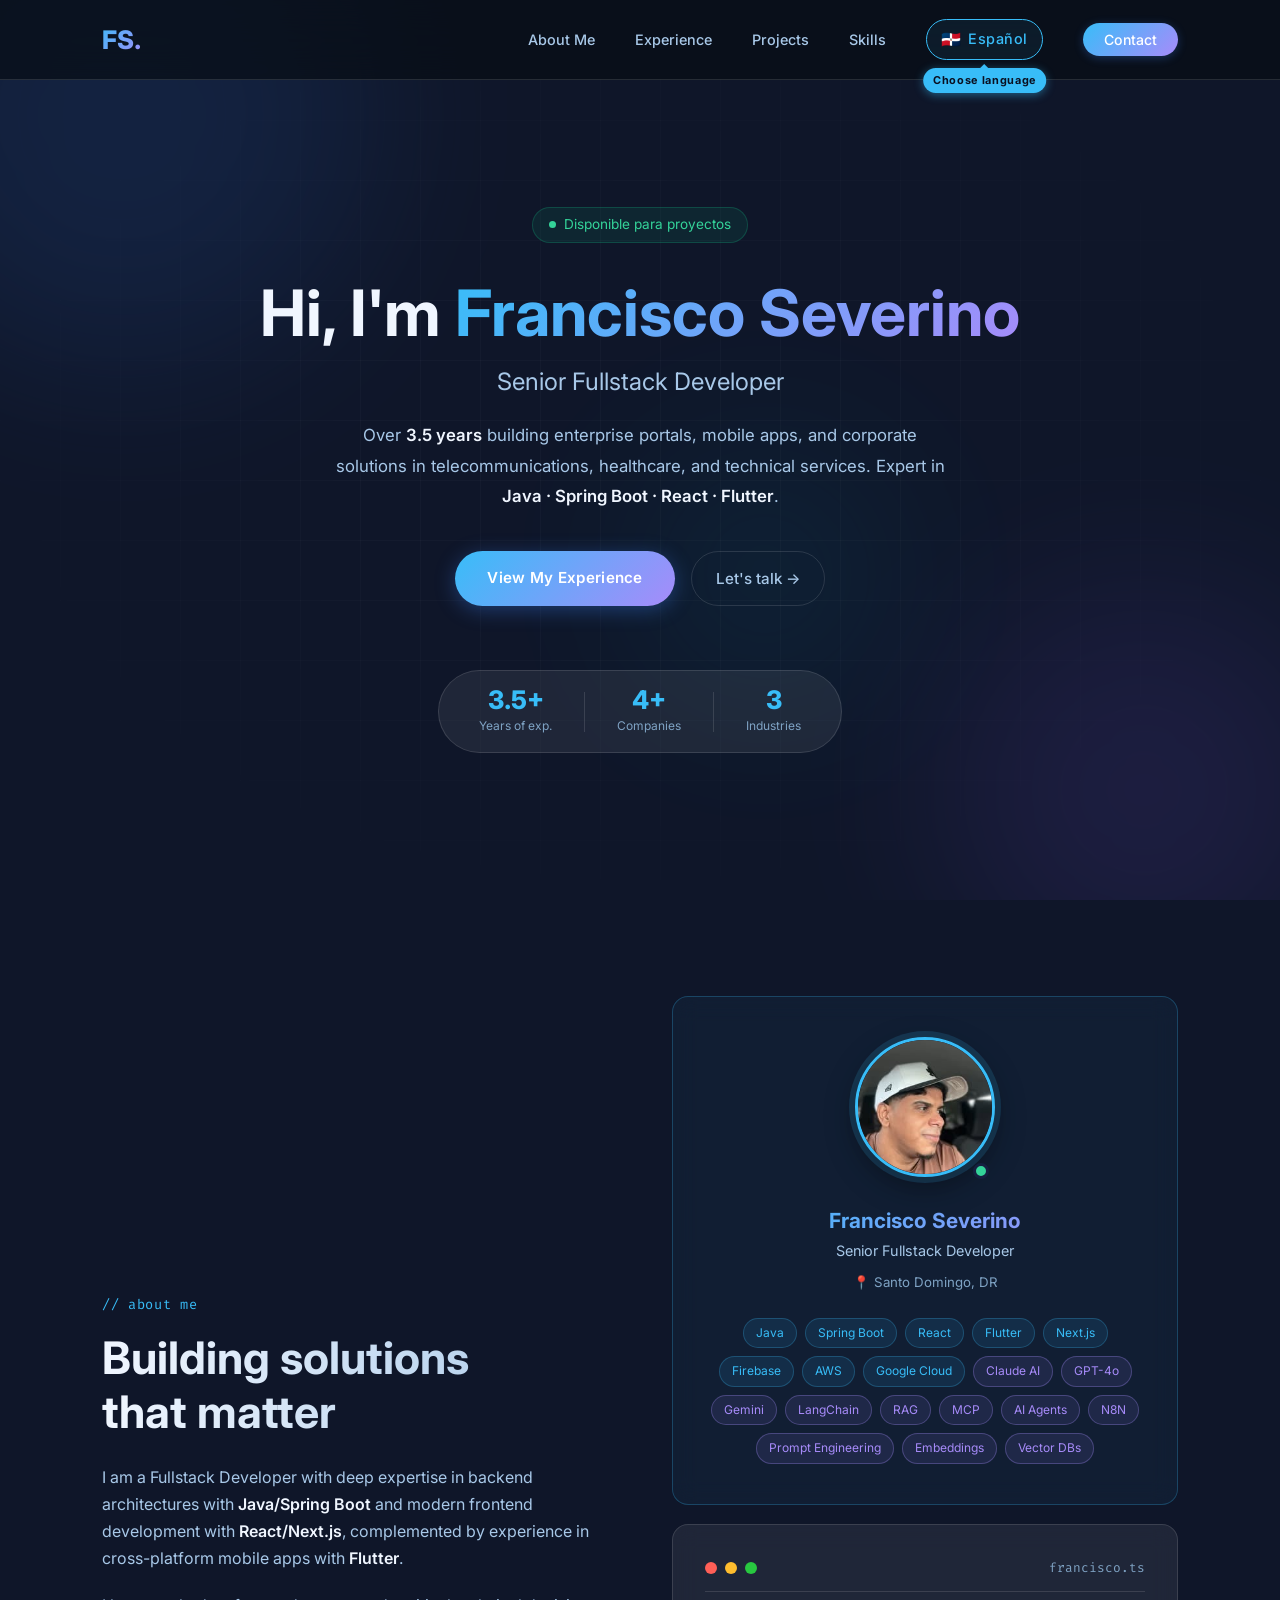
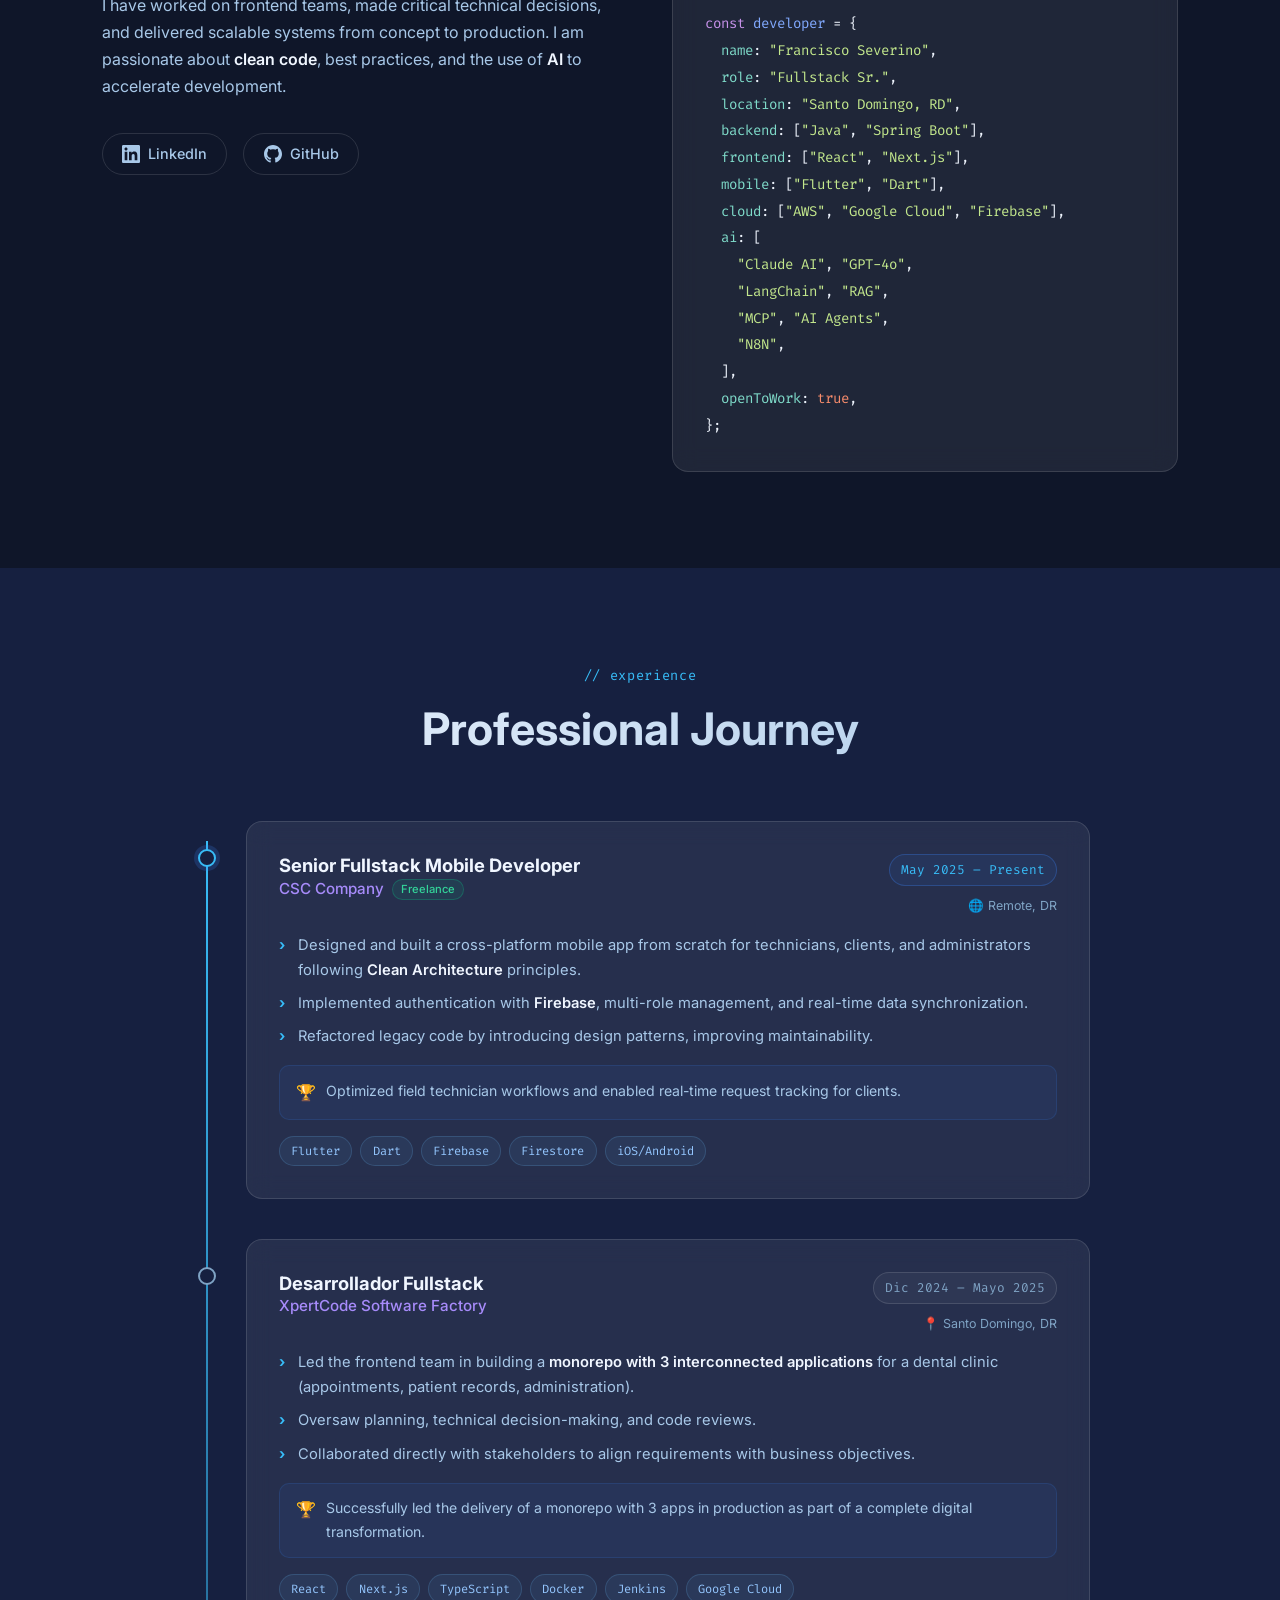
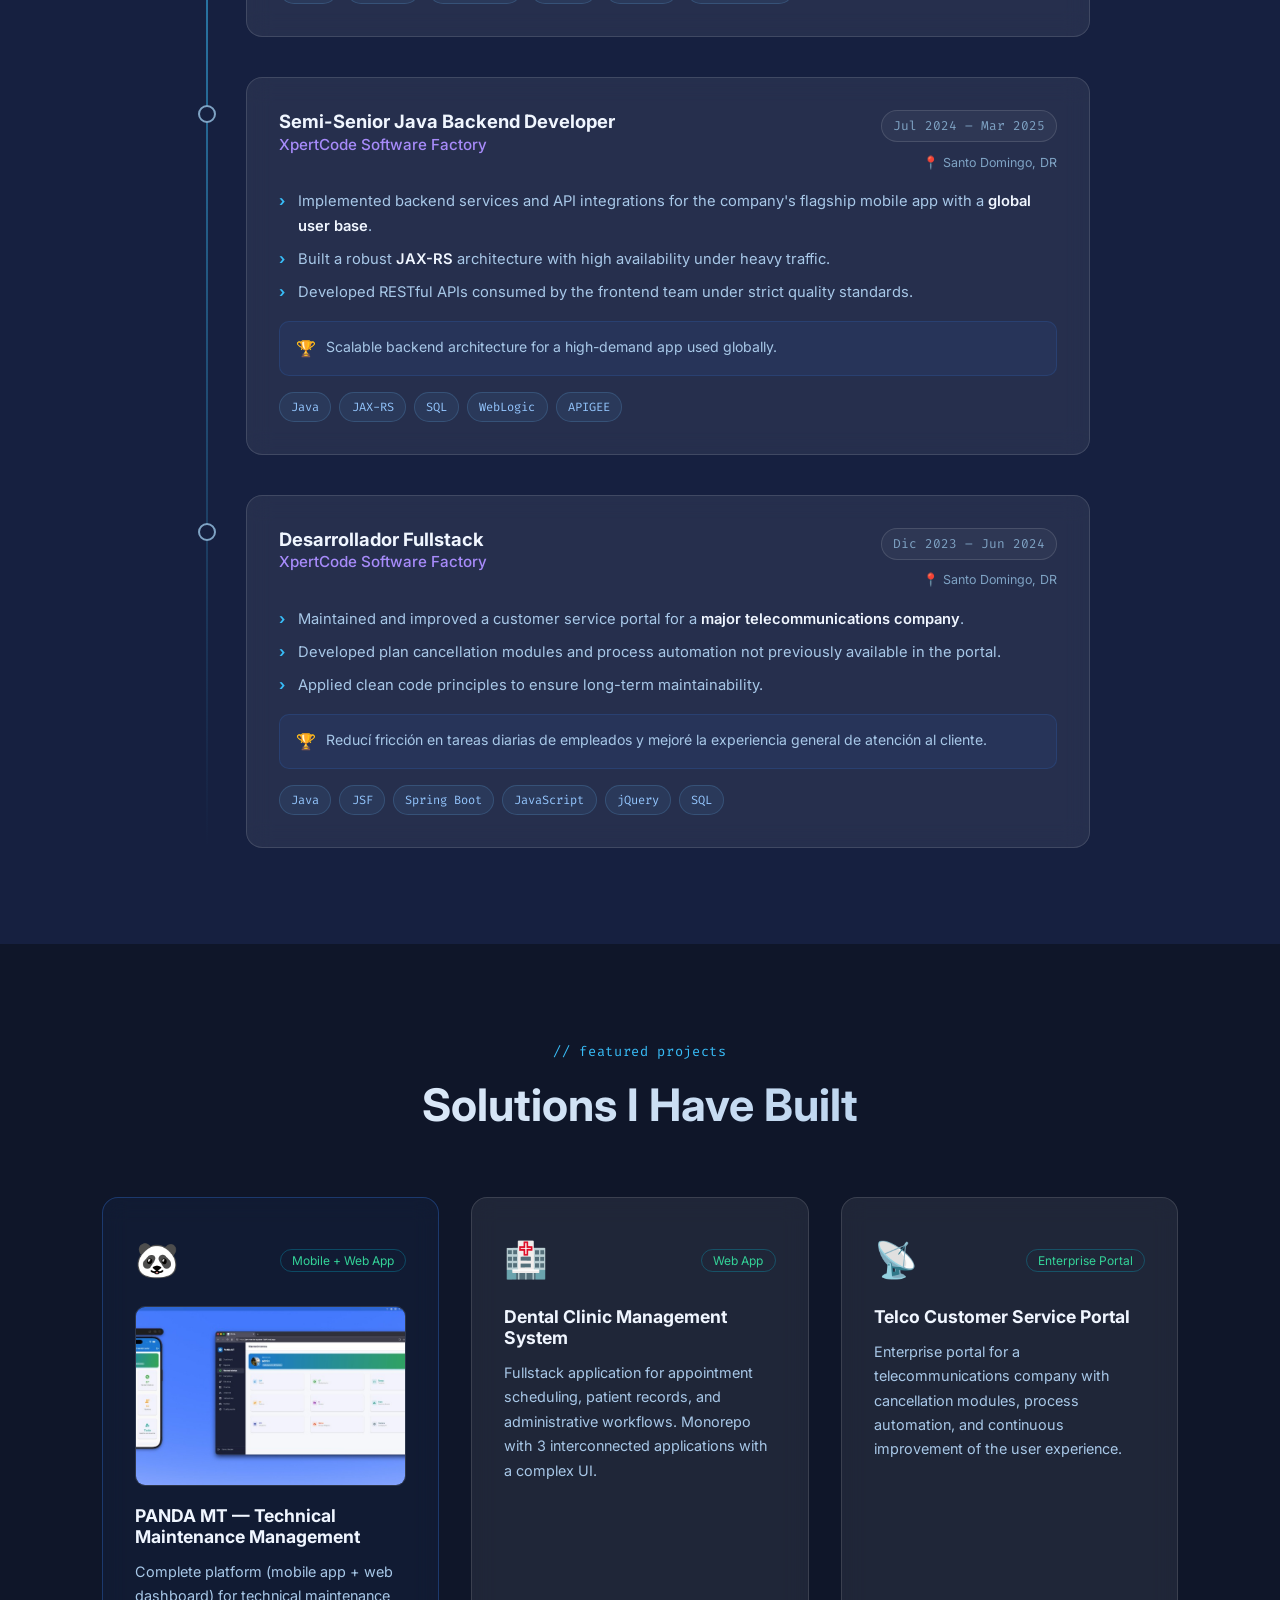
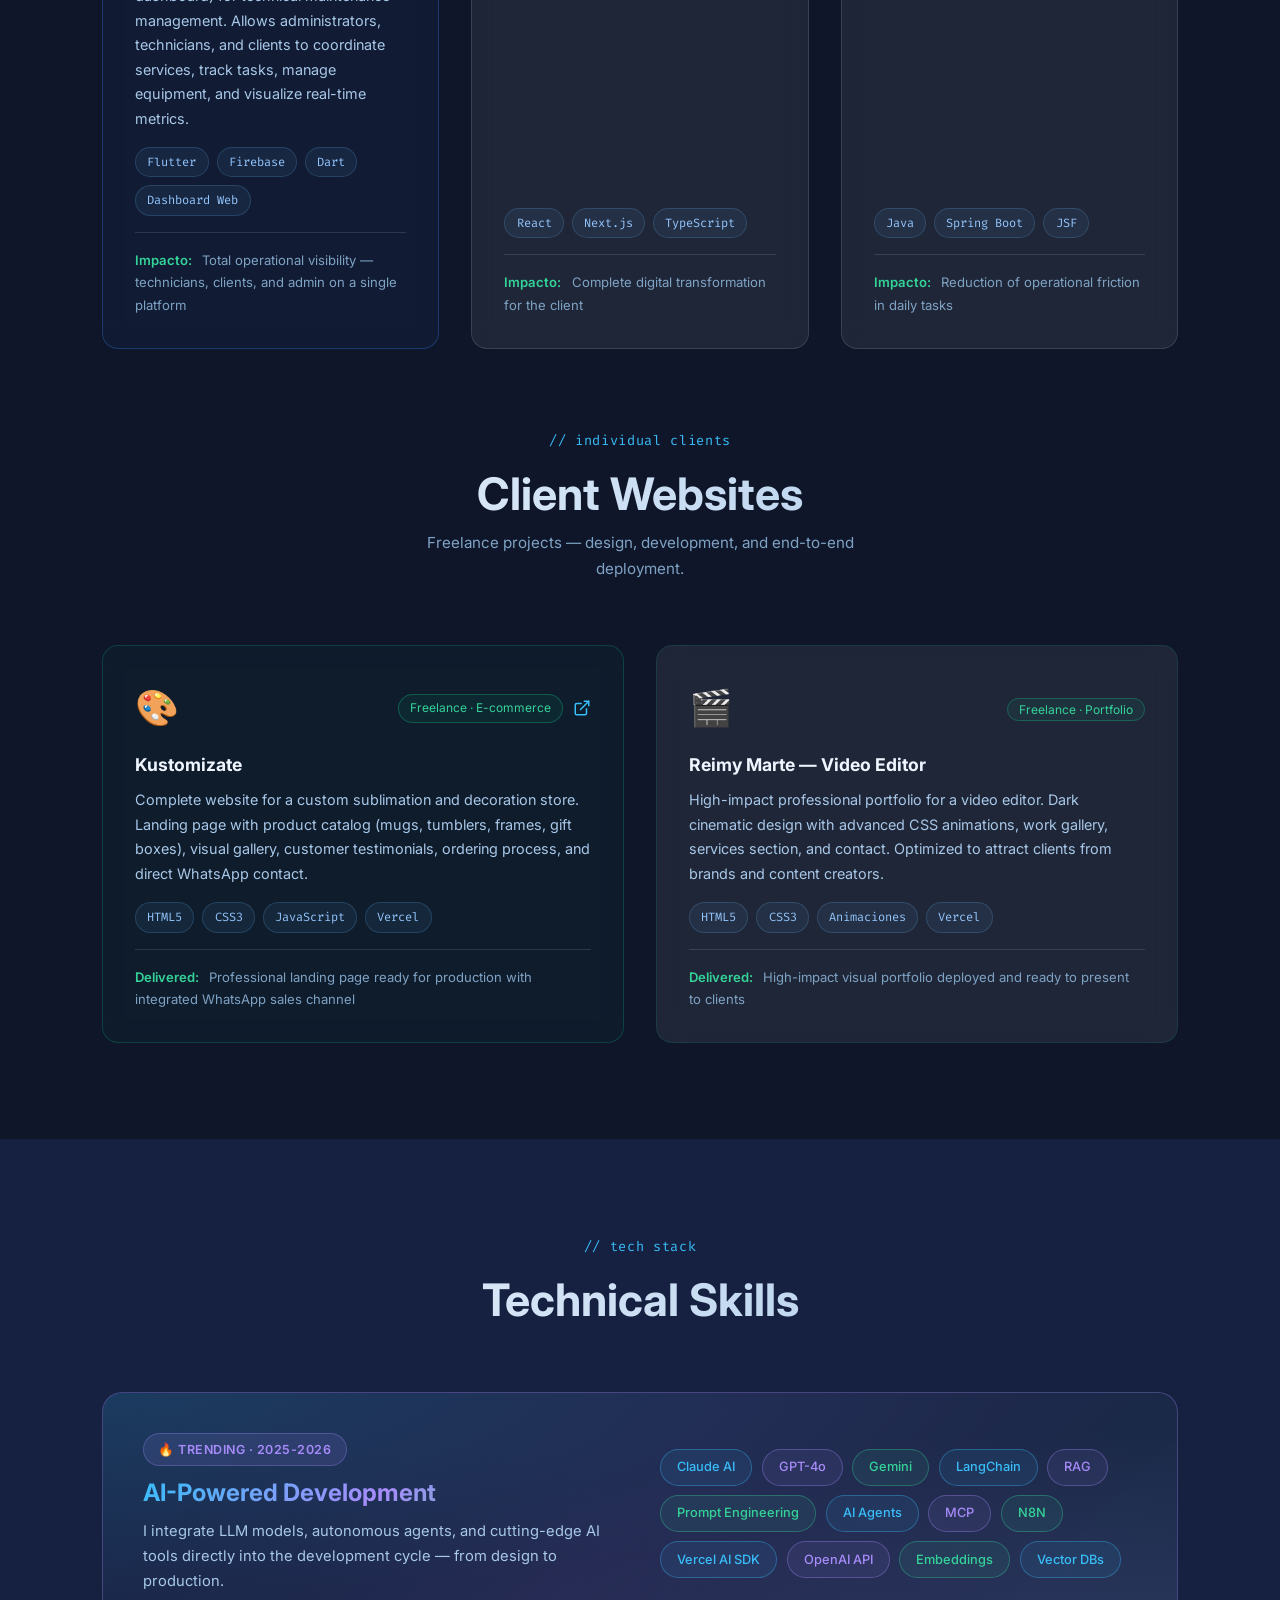
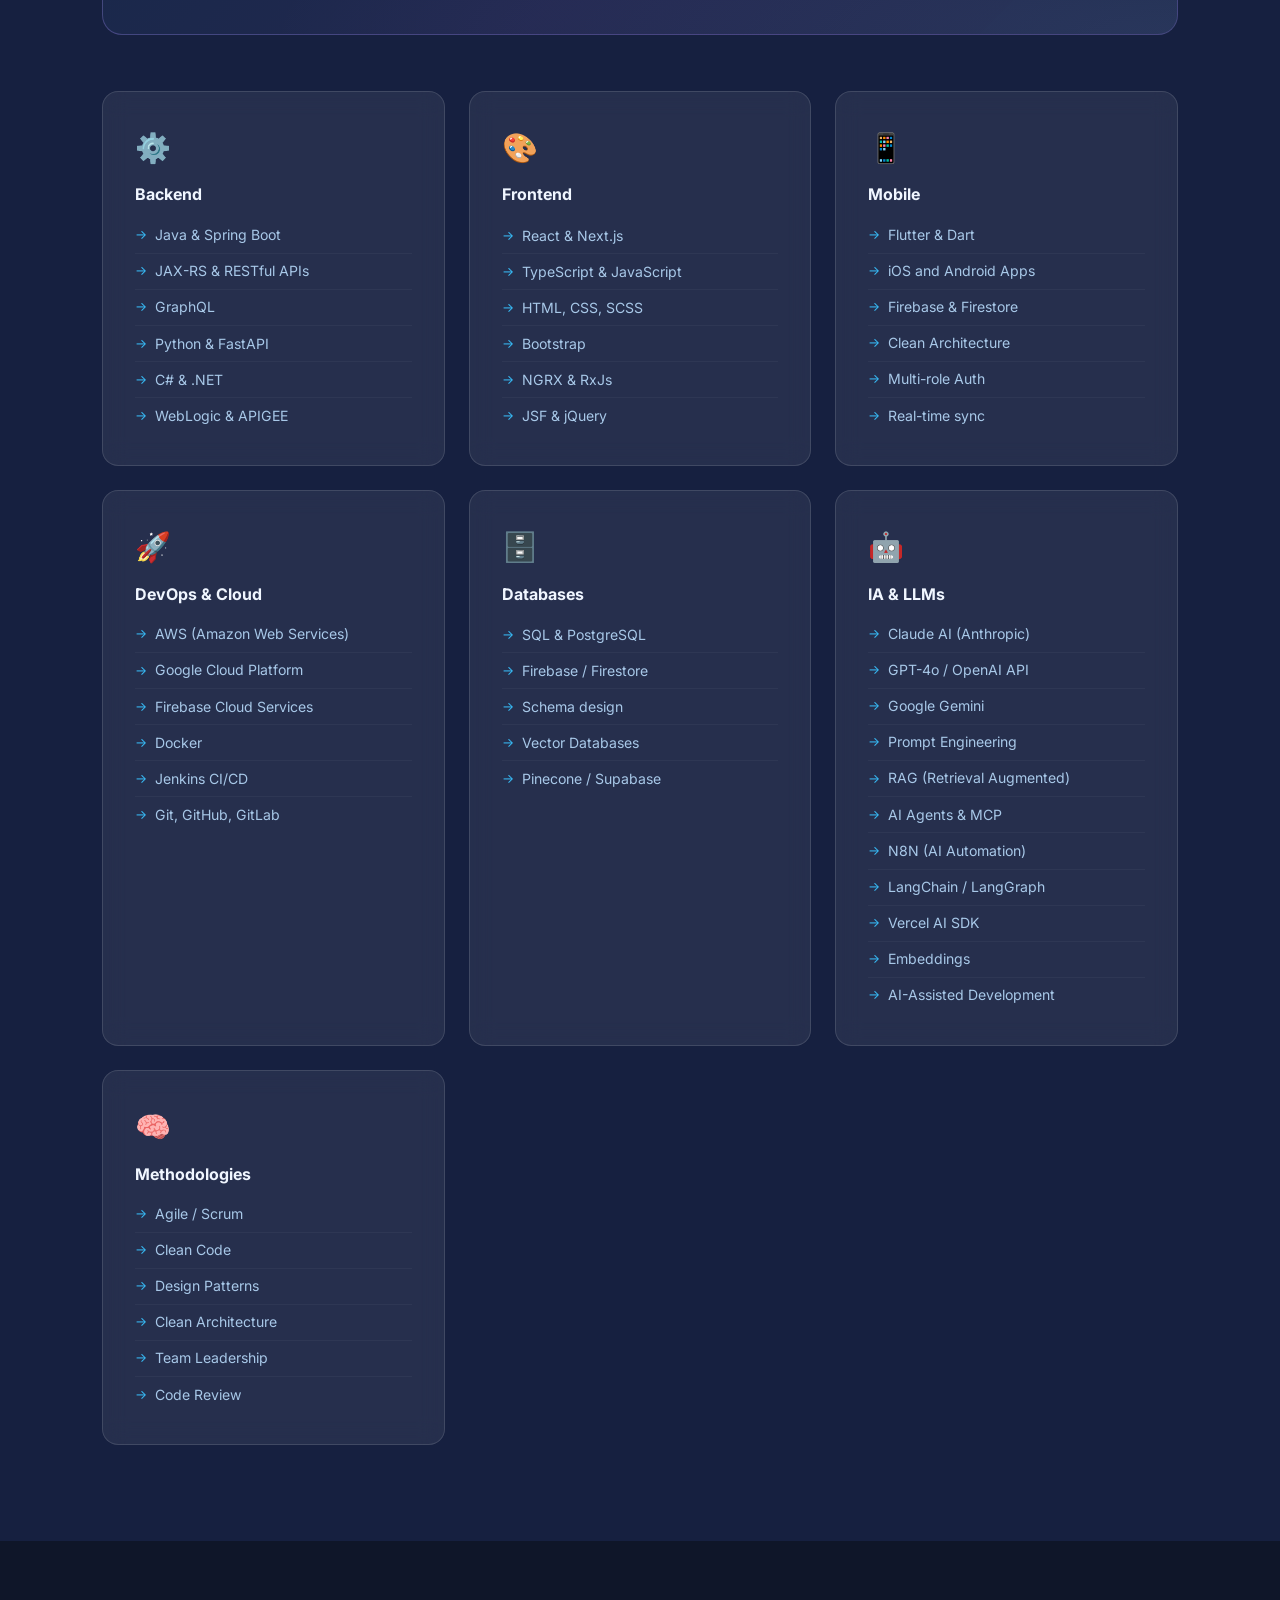
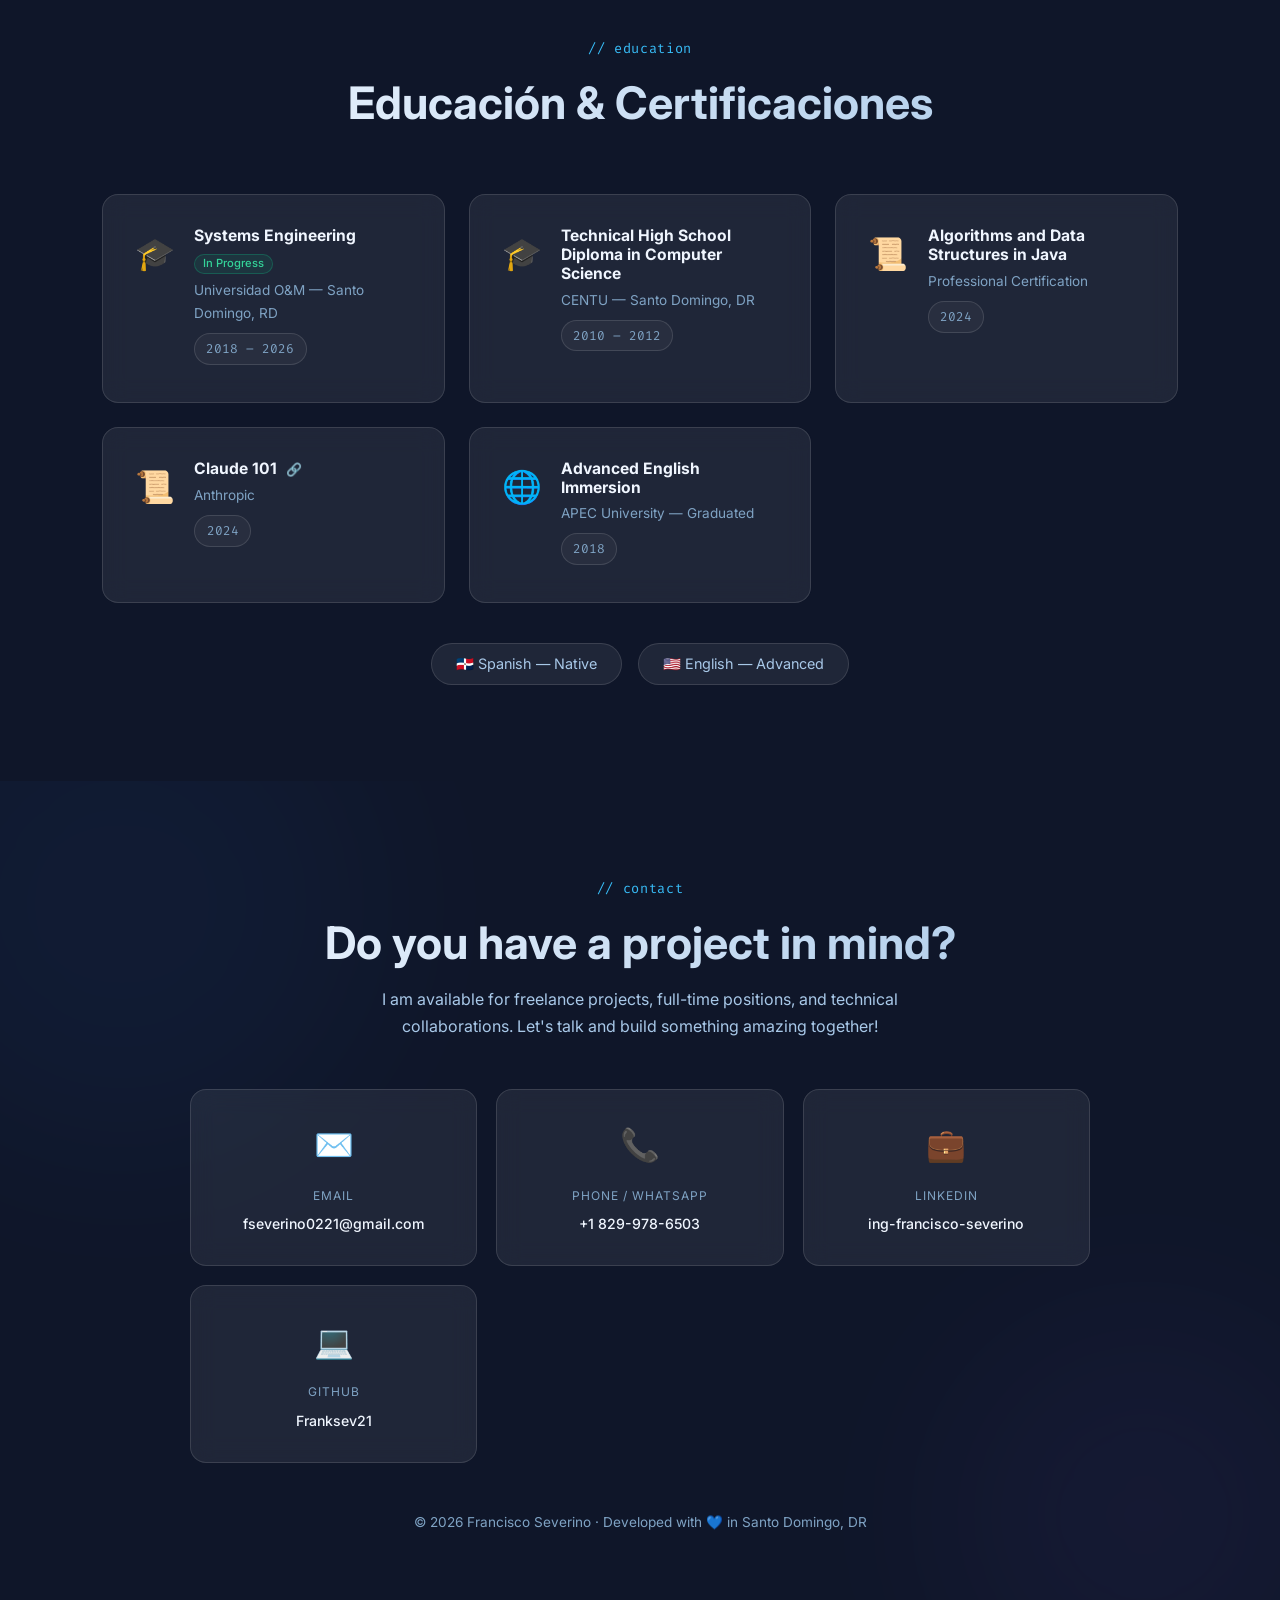
<file: en.html>
<!DOCTYPE html>
<html lang="en">
<head>
    <meta charset="UTF-8">
    <meta name="viewport" content="width=device-width, initial-scale=1.0">
    <title>Francisco Severino | Senior Fullstack Developer</title>
    <meta name="description" content="Senior Fullstack Developer specialized in Java, Spring Boot, React and Flutter. Over 3.5 years of experience in telecommunications, healthcare, and technical services.">
    <link rel="preconnect" href="https://fonts.googleapis.com">
    <link rel="preconnect" href="https://fonts.gstatic.com" crossorigin>
    <link href="https://fonts.googleapis.com/css2?family=Inter:wght@300;400;500;600;700;800&family=Fira+Code:wght@400;500&display=swap" rel="stylesheet">
    <link rel="stylesheet" href="style.css?v=4">
</head>
<body>

    <!-- Navbar -->
    <nav class="navbar" id="navbar">
        <div class="nav-content">
            <a href="#" class="logo">FS<span class="logo-dot">.</span></a>
            <ul class="nav-links" id="navLinks">
                <li><a href="#sobre-mi">About Me</a></li>
                <li><a href="#experiencia">Experience</a></li>
                <li><a href="#proyectos">Projects</a></li>
                <li><a href="#habilidades">Skills</a></li>
                <li class="lang-toggle">
                    <a href="index.html" class="lang-btn" title="Cambiar a Español">
                        <span class="lang-flag">🇩🇴</span>
                        <span class="lang-text">Español</span>
                    </a>
                    <span class="lang-tooltip">Switch language</span>
                </li>
                <li><a href="#contacto" class="btn-nav">Contact</a></li>
            </ul>
            <button class="nav-toggle" id="navToggle" aria-label="Toggle menu">
                <span></span><span></span><span></span>
            </button>
        </div>
    </nav>

    <!-- Hero -->
    <header class="hero" id="inicio">
        <div class="hero-bg">
            <div class="blob blob-1"></div>
            <div class="blob blob-2"></div>
            <div class="blob blob-3"></div>
            <div class="grid-overlay"></div>
        </div>
        <div class="hero-content reveal">
            <div class="hero-badge">
                <span class="badge-dot"></span>
                Disponible para proyectos
            </div>
            <h1>
                Hi, I'm <span class="gradient-text">Francisco Severino</span>
            </h1>
            <h2 class="hero-subtitle">Senior Fullstack Developer</h2>
            <p class="hero-desc">
                Over <strong>3.5 years</strong> building enterprise portals, mobile apps, and corporate solutions
                in telecommunications, healthcare, and technical services. Expert in
                <strong>Java · Spring Boot · React · Flutter</strong>.
            </p>
            <div class="hero-cta">
                <a href="#experiencia" class="btn-primary">View My Experience</a>
                <a href="#contacto" class="btn-ghost">Let's talk →</a>
            </div>
            <div class="hero-stats">
                <div class="stat">
                    <span class="stat-num">3.5+</span>
                    <span class="stat-label">Years of exp.</span>
                </div>
                <div class="stat-divider"></div>
                <div class="stat">
                    <span class="stat-num">4+</span>
                    <span class="stat-label">Companies</span>
                </div>
                <div class="stat-divider"></div>
                <div class="stat">
                    <span class="stat-num">3</span>
                    <span class="stat-label">Industries</span>
                </div>
            </div>
        </div>
    </header>

    <!-- Sobre mí -->
    <section id="sobre-mi" class="section about-section">
        <div class="container">
            <div class="about-grid reveal">
                <div class="about-text">
                    <span class="section-tag">// about me</span>
                    <h2 class="section-title">Building solutions<br>that matter</h2>
                    <p>
                        I am a Fullstack Developer with deep expertise in backend architectures with 
                        <strong>Java/Spring Boot</strong> and modern frontend development with <strong>React/Next.js</strong>, 
                        complemented by experience in cross-platform mobile apps with <strong>Flutter</strong>.
                    </p>
                    <p>
                        I have worked on frontend teams, made critical technical decisions, and delivered scalable systems from concept to production. I am passionate about <strong>clean code</strong>,
                        best practices, and the use of <strong>AI</strong> to accelerate development.
                    </p>
                    <div class="about-links">
                        <a href="https://linkedin.com/in/ing-francisco-severino" target="_blank" class="social-link">
                            <svg viewBox="0 0 24 24" fill="currentColor"><path d="M20.447 20.452h-3.554v-5.569c0-1.328-.027-3.037-1.852-3.037-1.853 0-2.136 1.445-2.136 2.939v5.667H9.351V9h3.414v1.561h.046c.477-.9 1.637-1.85 3.37-1.85 3.601 0 4.267 2.37 4.267 5.455v6.286zM5.337 7.433c-1.144 0-2.063-.926-2.063-2.065 0-1.138.92-2.063 2.063-2.063 1.14 0 2.064.925 2.064 2.063 0 1.139-.925 2.065-2.064 2.065zm1.782 13.019H3.555V9h3.564v11.452zM22.225 0H1.771C.792 0 0 .774 0 1.729v20.542C0 23.227.792 24 1.771 24h20.451C23.2 24 24 23.227 24 22.271V1.729C24 .774 23.2 0 22.222 0h.003z"/></svg>
                            LinkedIn
                        </a>
                        <a href="https://github.com/Franksev21" target="_blank" class="social-link">
                            <svg viewBox="0 0 24 24" fill="currentColor"><path d="M12 0c-6.626 0-12 5.373-12 12 0 5.302 3.438 9.8 8.207 11.387.599.111.793-.261.793-.577v-2.234c-3.338.726-4.033-1.416-4.033-1.416-.546-1.387-1.333-1.756-1.333-1.756-1.089-.745.083-.729.083-.729 1.205.084 1.839 1.237 1.839 1.237 1.07 1.834 2.807 1.304 3.492.997.107-.775.418-1.305.762-1.604-2.665-.305-5.467-1.334-5.467-5.931 0-1.311.469-2.381 1.236-3.221-.124-.303-.535-1.524.117-3.176 0 0 1.008-.322 3.301 1.23.957-.266 1.983-.399 3.003-.404 1.02.005 2.047.138 3.006.404 2.291-1.552 3.297-1.23 3.297-1.23.653 1.653.242 2.874.118 3.176.77.84 1.235 1.911 1.235 3.221 0 4.609-2.807 5.624-5.479 5.921.43.372.823 1.102.823 2.222v3.293c0 .319.192.694.801.576 4.765-1.589 8.199-6.086 8.199-11.386 0-6.627-5.373-12-12-12z"/></svg>
                            GitHub
                        </a>
                    </div>
                </div>
                <div class="about-visual">
                    <div class="profile-card glass-card">
                        <div class="profile-img-wrapper">
                            <img src="profile.jpg" alt="Francisco Severino" class="profile-img">
                            <div class="profile-badge-online"></div>
                        </div>
                        <h3 class="profile-name">Francisco Severino</h3>
                        <p class="profile-role">Senior Fullstack Developer</p>
                        <p class="profile-location">📍 Santo Domingo, DR</p>
                        <div class="profile-chips">
                            <span class="profile-chip">Java</span>
                            <span class="profile-chip">Spring Boot</span>
                            <span class="profile-chip">React</span>
                            <span class="profile-chip">Flutter</span>
                            <span class="profile-chip">Next.js</span>
                            <span class="profile-chip">Firebase</span>
                            <span class="profile-chip">AWS</span>
                            <span class="profile-chip">Google Cloud</span>
                            <span class="profile-chip ai-chip">Claude AI</span>
                            <span class="profile-chip ai-chip">GPT-4o</span>
                            <span class="profile-chip ai-chip">Gemini</span>
                            <span class="profile-chip ai-chip">LangChain</span>
                            <span class="profile-chip ai-chip">RAG</span>
                            <span class="profile-chip ai-chip">MCP</span>
                            <span class="profile-chip ai-chip">AI Agents</span>
                            <span class="profile-chip ai-chip">N8N</span>
                            <span class="profile-chip ai-chip">Prompt Engineering</span>
                            <span class="profile-chip ai-chip">Embeddings</span>
                            <span class="profile-chip ai-chip">Vector DBs</span>
                        </div>
                    </div>
                    <div class="code-card glass-card">
                        <div class="code-header">
                            <span class="dot red"></span>
                            <span class="dot yellow"></span>
                            <span class="dot green"></span>
                            <span class="code-filename">francisco.ts</span>
                        </div>
                        <pre class="code-body"><code><span class="code-key">const</span> <span class="code-var">developer</span> = {
  <span class="code-prop">name</span>: <span class="code-str">"Francisco Severino"</span>,
  <span class="code-prop">role</span>: <span class="code-str">"Fullstack Sr."</span>,
  <span class="code-prop">location</span>: <span class="code-str">"Santo Domingo, RD"</span>,
  <span class="code-prop">backend</span>: [<span class="code-str">"Java"</span>, <span class="code-str">"Spring Boot"</span>],
  <span class="code-prop">frontend</span>: [<span class="code-str">"React"</span>, <span class="code-str">"Next.js"</span>],
  <span class="code-prop">mobile</span>: [<span class="code-str">"Flutter"</span>, <span class="code-str">"Dart"</span>],
  <span class="code-prop">cloud</span>: [<span class="code-str">"AWS"</span>, <span class="code-str">"Google Cloud"</span>, <span class="code-str">"Firebase"</span>],
  <span class="code-prop">ai</span>: [
    <span class="code-str">"Claude AI"</span>, <span class="code-str">"GPT-4o"</span>,
    <span class="code-str">"LangChain"</span>, <span class="code-str">"RAG"</span>,
    <span class="code-str">"MCP"</span>, <span class="code-str">"AI Agents"</span>,
    <span class="code-str">"N8N"</span>,
  ],
  <span class="code-prop">openToWork</span>: <span class="code-bool">true</span>,
};</code></pre>
                    </div>
                </div>
            </div>
        </div>
    </section>

    <!-- Experiencia -->
    <section id="experiencia" class="section alt-section">
        <div class="container">
            <div class="section-header reveal">
                <span class="section-tag">// experience</span>
                <h2 class="section-title">Professional Journey</h2>
            </div>
            <div class="timeline reveal">

                <!-- CSC Company -->
                <div class="timeline-item">
                    <div class="timeline-marker current"></div>
                    <div class="timeline-body glass-card">
                        <div class="job-header">
                            <div>
                                <h3>Senior Fullstack Mobile Developer</h3>
                                <h4 class="company-name">CSC Company <span class="tag-freelance">Freelance</span></h4>
                            </div>
                            <div class="job-meta">
                                <span class="date-badge current-badge">May 2025 – Present</span>
                                <span class="location">🌐 Remote, DR</span>
                            </div>
                        </div>
                        <ul class="job-bullets">
                            <li>Designed and built a cross-platform mobile app from scratch for technicians, clients, and administrators following <strong>Clean Architecture</strong> principles.</li>
                            <li>Implemented authentication with <strong>Firebase</strong>, multi-role management, and real-time data synchronization.</li>
                            <li>Refactored legacy code by introducing design patterns, improving maintainability.</li>
                        </ul>
                        <div class="job-achievement">
                            <span class="achievement-icon">🏆</span>
                            <span>Optimized field technician workflows and enabled real-time request tracking for clients.</span>
                        </div>
                        <div class="tech-stack">
                            <span class="tech-badge">Flutter</span>
                            <span class="tech-badge">Dart</span>
                            <span class="tech-badge">Firebase</span>
                            <span class="tech-badge">Firestore</span>
                            <span class="tech-badge">iOS/Android</span>
                        </div>
                    </div>
                </div>

                <!-- XpertCode Fullstack -->
                <div class="timeline-item">
                    <div class="timeline-marker"></div>
                    <div class="timeline-body glass-card">
                        <div class="job-header">
                            <div>
                                <h3>Desarrollador Fullstack</h3>
                                <h4 class="company-name">XpertCode Software Factory</h4>
                            </div>
                            <div class="job-meta">
                                <span class="date-badge">Dic 2024 – Mayo 2025</span>
                                <span class="location">📍 Santo Domingo, DR</span>
                            </div>
                        </div>
                        <ul class="job-bullets">
                            <li>Led the frontend team in building a <strong>monorepo with 3 interconnected applications</strong> for a dental clinic (appointments, patient records, administration).</li>
                            <li>Oversaw planning, technical decision-making, and code reviews.</li>
                            <li>Collaborated directly with stakeholders to align requirements with business objectives.</li>
                        </ul>
                        <div class="job-achievement">
                            <span class="achievement-icon">🏆</span>
                            <span>Successfully led the delivery of a monorepo with 3 apps in production as part of a complete digital transformation.</span>
                        </div>
                        <div class="tech-stack">
                            <span class="tech-badge">React</span>
                            <span class="tech-badge">Next.js</span>
                            <span class="tech-badge">TypeScript</span>
                            <span class="tech-badge">Docker</span>
                            <span class="tech-badge">Jenkins</span>
                            <span class="tech-badge">Google Cloud</span>
                        </div>
                    </div>
                </div>

                <!-- XpertCode Backend -->
                <div class="timeline-item">
                    <div class="timeline-marker"></div>
                    <div class="timeline-body glass-card">
                        <div class="job-header">
                            <div>
                                <h3>Semi-Senior Java Backend Developer</h3>
                                <h4 class="company-name">XpertCode Software Factory</h4>
                            </div>
                            <div class="job-meta">
                                <span class="date-badge">Jul 2024 – Mar 2025</span>
                                <span class="location">📍 Santo Domingo, DR</span>
                            </div>
                        </div>
                        <ul class="job-bullets">
                            <li>Implemented backend services and API integrations for the company's flagship mobile app with a <strong>global user base</strong>.</li>
                            <li>Built a robust <strong>JAX-RS</strong> architecture with high availability under heavy traffic.</li>
                            <li>Developed RESTful APIs consumed by the frontend team under strict quality standards.</li>
                        </ul>
                        <div class="job-achievement">
                            <span class="achievement-icon">🏆</span>
                            <span>Scalable backend architecture for a high-demand app used globally.</span>
                        </div>
                        <div class="tech-stack">
                            <span class="tech-badge">Java</span>
                            <span class="tech-badge">JAX-RS</span>
                            <span class="tech-badge">SQL</span>
                            <span class="tech-badge">WebLogic</span>
                            <span class="tech-badge">APIGEE</span>
                        </div>
                    </div>
                </div>

                <!-- XpertCode Telecomunicaciones -->
                <div class="timeline-item">
                    <div class="timeline-marker"></div>
                    <div class="timeline-body glass-card">
                        <div class="job-header">
                            <div>
                                <h3>Desarrollador Fullstack</h3>
                                <h4 class="company-name">XpertCode Software Factory</h4>
                            </div>
                            <div class="job-meta">
                                <span class="date-badge">Dic 2023 – Jun 2024</span>
                                <span class="location">📍 Santo Domingo, DR</span>
                            </div>
                        </div>
                        <ul class="job-bullets">
                            <li>Maintained and improved a customer service portal for a <strong>major telecommunications company</strong>.</li>
                            <li>Developed plan cancellation modules and process automation not previously available in the portal.</li>
                            <li>Applied clean code principles to ensure long-term maintainability.</li>
                        </ul>
                        <div class="job-achievement">
                            <span class="achievement-icon">🏆</span>
                            <span>Reducí fricción en tareas diarias de empleados y mejoré la experiencia general de atención al cliente.</span>
                        </div>
                        <div class="tech-stack">
                            <span class="tech-badge">Java</span>
                            <span class="tech-badge">JSF</span>
                            <span class="tech-badge">Spring Boot</span>
                            <span class="tech-badge">JavaScript</span>
                            <span class="tech-badge">jQuery</span>
                            <span class="tech-badge">SQL</span>
                        </div>
                    </div>
                </div>

            </div>
        </div>
    </section>

    <!-- Proyectos / Clientes Individuales -->
    <section id="proyectos" class="section">
        <div class="container">
            <div class="section-header reveal">
                <span class="section-tag">// featured projects</span>
                <h2 class="section-title">Solutions I Have Built</h2>
            </div>
            <div class="projects-grid reveal">

                <div class="project-card glass-card featured">
                    <div class="project-top">
                        <span class="project-icon">🐼</span>
                        <div class="project-links">
                            <span class="project-type">Mobile + Web App</span>
                        </div>
                    </div>
                    <div class="project-screenshot-wrapper">
                        <img src="panda-app.jpg" alt="PANDA MT - App de Mantenimiento Técnico" class="project-screenshot">
                    </div>
                    <h3>PANDA MT — Technical Maintenance Management</h3>
                    <p>Complete platform (mobile app + web dashboard) for technical maintenance management. Allows administrators, technicians, and clients to coordinate services, track tasks, manage equipment, and visualize real-time metrics.</p>
                    <div class="tech-stack">
                        <span class="tech-badge">Flutter</span>
                        <span class="tech-badge">Firebase</span>
                        <span class="tech-badge">Dart</span>
                        <span class="tech-badge">Dashboard Web</span>
                    </div>
                    <div class="project-impact">
                        <span class="impact-label">Impacto:</span> Total operational visibility — technicians, clients, and admin on a single platform
                    </div>
                </div>

                <div class="project-card glass-card">
                    <div class="project-top">
                        <span class="project-icon">🏥</span>
                        <div class="project-links">
                            <span class="project-type">Web App</span>
                        </div>
                    </div>
                    <h3>Dental Clinic Management System</h3>
                    <p>Fullstack application for appointment scheduling, patient records, and administrative workflows. Monorepo with 3 interconnected applications with a complex UI.</p>
                    <div class="tech-stack">
                        <span class="tech-badge">React</span>
                        <span class="tech-badge">Next.js</span>
                        <span class="tech-badge">TypeScript</span>
                    </div>
                    <div class="project-impact">
                        <span class="impact-label">Impacto:</span> Complete digital transformation for the client
                    </div>
                </div>

                <div class="project-card glass-card">
                    <div class="project-top">
                        <span class="project-icon">📡</span>
                        <div class="project-links">
                            <span class="project-type">Enterprise Portal</span>
                        </div>
                    </div>
                    <h3>Telco Customer Service Portal</h3>
                    <p>Enterprise portal for a telecommunications company with cancellation modules, process automation, and continuous improvement of the user experience.</p>
                    <div class="tech-stack">
                        <span class="tech-badge">Java</span>
                        <span class="tech-badge">Spring Boot</span>
                        <span class="tech-badge">JSF</span>
                    </div>
                    <div class="project-impact">
                        <span class="impact-label">Impacto:</span> Reduction of operational friction in daily tasks
                    </div>
                </div>

            </div>

            <!-- Clientes Individuales -->
            <div class="section-header reveal" style="margin-top: 5rem;">
                <span class="section-tag">// individual clients</span>
                <h2 class="section-title">Client Websites</h2>
                <p style="color: var(--text-muted); max-width: 500px; margin: 0.5rem auto 0; font-size: 0.95rem;">
                    Freelance projects — design, development, and end-to-end deployment.
                </p>
            </div>
            <div class="projects-grid reveal">

                <!-- Kustomizate -->
                <div class="project-card glass-card featured client-card">
                    <div class="project-top">
                        <span class="project-icon">🎨</span>
                        <div class="project-links" style="display: flex; gap: 10px; align-items: center;">
                            <span class="project-type client-type">Freelance · E-commerce</span>
                            <a href="https://kustomizate.vercel.app" target="_blank" title="Visit website" class="project-link-icon" style="color: var(--accent); display: flex; align-items: center; transition: transform 0.2s;">
                                <svg width="18" height="18" viewBox="0 0 24 24" fill="none" stroke="currentColor" stroke-width="2" stroke-linecap="round" stroke-linejoin="round"><path d="M18 13v6a2 2 0 0 1-2 2H5a2 2 0 0 1-2-2V8a2 2 0 0 1 2-2h6"></path><polyline points="15 3 21 3 21 9"></polyline><line x1="10" y1="14" x2="21" y2="3"></line></svg>
                            </a>
                        </div>
                    </div>
                    <h3>Kustomizate</h3>
                    <p>Complete website for a custom sublimation and decoration store. Landing page with product catalog (mugs, tumblers, frames, gift boxes), visual gallery, customer testimonials, ordering process, and direct WhatsApp contact.</p>
                    <div class="tech-stack">
                        <span class="tech-badge">HTML5</span>
                        <span class="tech-badge">CSS3</span>
                        <span class="tech-badge">JavaScript</span>
                        <span class="tech-badge">Vercel</span>
                    </div>
                    <div class="project-impact">
                        <span class="impact-label">Delivered:</span> Professional landing page ready for production with integrated WhatsApp sales channel
                    </div>
                </div>

                <!-- Reimy Marte Balbuena -->
                <div class="project-card glass-card client-card">
                    <div class="project-top">
                        <span class="project-icon">🎬</span>
                        <div class="project-links">
                            <span class="project-type client-type">Freelance · Portfolio</span>
                        </div>
                    </div>
                    <h3>Reimy Marte — Video Editor</h3>
                    <p>High-impact professional portfolio for a video editor. Dark cinematic design with advanced CSS animations, work gallery, services section, and contact. Optimized to attract clients from brands and content creators.</p>
                    <div class="tech-stack">
                        <span class="tech-badge">HTML5</span>
                        <span class="tech-badge">CSS3</span>
                        <span class="tech-badge">Animaciones</span>
                        <span class="tech-badge">Vercel</span>
                    </div>
                    <div class="project-impact">
                        <span class="impact-label">Delivered:</span> High-impact visual portfolio deployed and ready to present to clients
                    </div>
                </div>

            </div>
        </div>
    </section>

    <!-- Habilidades -->
    <section id="habilidades" class="section alt-section">
        <div class="container">
            <div class="section-header reveal">
                <span class="section-tag">// tech stack</span>
                <h2 class="section-title">Technical Skills</h2>
            </div>

            <!-- Banner IA destacado -->
            <div class="ai-banner reveal">
                <div class="ai-banner-glow"></div>
                <div class="ai-banner-content">
                    <div class="ai-banner-left">
                        <span class="ai-banner-tag">🔥 Trending · 2025-2026</span>
                        <h3>AI-Powered Development</h3>
                        <p>I integrate LLM models, autonomous agents, and cutting-edge AI tools directly into the development cycle — from design to production.</p>
                    </div>
                    <div class="ai-pills">
                        <span class="ai-pill">Claude AI</span>
                        <span class="ai-pill">GPT-4o</span>
                        <span class="ai-pill">Gemini</span>
                        <span class="ai-pill">LangChain</span>
                        <span class="ai-pill">RAG</span>
                        <span class="ai-pill">Prompt Engineering</span>
                        <span class="ai-pill">AI Agents</span>
                        <span class="ai-pill">MCP</span>
                        <span class="ai-pill">N8N</span>
                        <span class="ai-pill">Vercel AI SDK</span>
                        <span class="ai-pill">OpenAI API</span>
                        <span class="ai-pill">Embeddings</span>
                        <span class="ai-pill">Vector DBs</span>
                    </div>
                </div>
            </div>

            <!-- Skills Grid -->
            <div class="skills-grid reveal">
                <div class="skill-group glass-card">
                    <div class="skill-icon">⚙️</div>
                    <h3>Backend</h3>
                    <ul>
                        <li>Java & Spring Boot</li>
                        <li>JAX-RS & RESTful APIs</li>
                        <li>GraphQL</li>
                        <li>Python & FastAPI</li>
                        <li>C# & .NET</li>
                        <li>WebLogic & APIGEE</li>
                    </ul>
                </div>
                <div class="skill-group glass-card">
                    <div class="skill-icon">🎨</div>
                    <h3>Frontend</h3>
                    <ul>
                        <li>React & Next.js</li>
                        <li>TypeScript & JavaScript</li>
                        <li>HTML, CSS, SCSS</li>
                        <li>Bootstrap</li>
                        <li>NGRX & RxJs</li>
                        <li>JSF & jQuery</li>
                    </ul>
                </div>
                <div class="skill-group glass-card">
                    <div class="skill-icon">📱</div>
                    <h3>Mobile</h3>
                    <ul>
                        <li>Flutter & Dart</li>
                        <li>iOS and Android Apps</li>
                        <li>Firebase & Firestore</li>
                        <li>Clean Architecture</li>
                        <li>Multi-role Auth</li>
                        <li>Real-time sync</li>
                    </ul>
                </div>
                <div class="skill-group glass-card">
                    <div class="skill-icon">🚀</div>
                    <h3>DevOps & Cloud</h3>
                    <ul>
                        <li>AWS (Amazon Web Services)</li>
                        <li>Google Cloud Platform</li>
                        <li>Firebase Cloud Services</li>
                        <li>Docker</li>
                        <li>Jenkins CI/CD</li>
                        <li>Git, GitHub, GitLab</li>
                    </ul>
                </div>
                <div class="skill-group glass-card">
                    <div class="skill-icon">🗄️</div>
                    <h3>Databases</h3>
                    <ul>
                        <li>SQL & PostgreSQL</li>
                        <li>Firebase / Firestore</li>
                        <li>Schema design</li>
                        <li>Vector Databases</li>
                        <li>Pinecone / Supabase</li>
                    </ul>
                </div>
                <div class="skill-group glass-card">
                    <div class="skill-icon">🤖</div>
                    <h3>IA & LLMs</h3>
                    <ul>
                        <li>Claude AI (Anthropic)</li>
                        <li>GPT-4o / OpenAI API</li>
                        <li>Google Gemini</li>
                        <li>Prompt Engineering</li>
                        <li>RAG (Retrieval Augmented)</li>
                        <li>AI Agents & MCP</li>
                        <li>N8N (AI Automation)</li>
                        <li>LangChain / LangGraph</li>
                        <li>Vercel AI SDK</li>
                        <li>Embeddings</li>
                        <li>AI-Assisted Development</li>
                    </ul>
                </div>
                <div class="skill-group glass-card">
                    <div class="skill-icon">🧠</div>
                    <h3>Methodologies</h3>
                    <ul>
                        <li>Agile / Scrum</li>
                        <li>Clean Code</li>
                        <li>Design Patterns</li>
                        <li>Clean Architecture</li>
                        <li>Team Leadership</li>
                        <li>Code Review</li>
                    </ul>
                </div>
            </div>
        </div>
    </section>

    <!-- Educación & Certificaciones -->
    <section class="section edu-section">
        <div class="container">
            <div class="section-header reveal">
                <span class="section-tag">// education</span>
                <h2 class="section-title">Educación & Certificaciones</h2>
            </div>
            <div class="edu-grid reveal">
                <div class="edu-card glass-card">
                    <div class="edu-icon">🎓</div>
                    <div class="edu-info">
                        <h3>Systems Engineering <span class="edu-status">In Progress</span></h3>
                        <p>Universidad O&M — Santo Domingo, RD</p>
                        <span class="date-badge">2018 – 2026</span>
                    </div>
                </div>
                <div class="edu-card glass-card">
                    <div class="edu-icon">🎓</div>
                    <div class="edu-info">
                        <h3>Technical High School Diploma in Computer Science</h3>
                        <p>CENTU — Santo Domingo, DR</p>
                        <span class="date-badge">2010 – 2012</span>
                    </div>
                </div>
                <div class="edu-card glass-card">
                    <div class="edu-icon">📜</div>
                    <div class="edu-info">
                        <h3>Algorithms and Data Structures in Java</h3>
                        <p>Professional Certification</p>
                        <span class="date-badge">2024</span>
                    </div>
                </div>
                <div class="edu-card glass-card">
                    <div class="edu-icon">📜</div>
                    <div class="edu-info">
                        <h3><a href="https://verify.skilljar.com/c/d8xg8qydrb38" target="_blank" style="color: inherit; text-decoration: none;">Claude 101 <span style="font-size: 0.8rem; margin-left: 5px;">🔗</span></a></h3>
                        <p>Anthropic</p>
                        <span class="date-badge">2024</span>
                    </div>
                </div>
                <div class="edu-card glass-card">
                    <div class="edu-icon">🌐</div>
                    <div class="edu-info">
                        <h3>Advanced English Immersion</h3>
                        <p>APEC University — Graduated</p>
                        <span class="date-badge">2018</span>
                    </div>
                </div>
            </div>
            <div class="languages reveal">
                <span class="lang-chip">🇩🇴 Spanish — Native</span>
                <span class="lang-chip">🇺🇸 English — Advanced</span>
            </div>
        </div>
    </section>

    <!-- Contacto -->
    <footer id="contacto" class="section contact-section">
        <div class="hero-bg">
            <div class="blob blob-1" style="opacity:0.2"></div>
            <div class="blob blob-2" style="opacity:0.2"></div>
        </div>
        <div class="container reveal">
            <span class="section-tag">// contact</span>
            <h2 class="section-title contact-title">Do you have a project in mind?</h2>
            <p class="contact-desc">
                I am available for freelance projects, full-time positions, and technical collaborations.
                Let's talk and build something amazing together!
            </p>
            <div class="contact-grid">
                <a href="mailto:fseverino0221@gmail.com" class="contact-card glass-card">
                    <span class="contact-icon">✉️</span>
                    <span class="contact-label">Email</span>
                    <span class="contact-value">fseverino0221@gmail.com</span>
                </a>
                <a href="tel:+18299786503" class="contact-card glass-card">
                    <span class="contact-icon">📞</span>
                    <span class="contact-label">Phone / WhatsApp</span>
                    <span class="contact-value">+1 829-978-6503</span>
                </a>
                <a href="https://linkedin.com/in/ing-francisco-severino" target="_blank" class="contact-card glass-card">
                    <span class="contact-icon">💼</span>
                    <span class="contact-label">LinkedIn</span>
                    <span class="contact-value">ing-francisco-severino</span>
                </a>
                <a href="https://github.com/Franksev21" target="_blank" class="contact-card glass-card">
                    <span class="contact-icon">💻</span>
                    <span class="contact-label">GitHub</span>
                    <span class="contact-value">Franksev21</span>
                </a>
            </div>
            <p class="copyright">© 2026 Francisco Severino · Developed with 💙 in Santo Domingo, DR</p>
        </div>
    </footer>

    <script src="main.js"></script>
</body>
</html>
</file>
<file: style.css>
:root {
    --bg: #0f1629;
    --bg-alt: #162040;
    --bg-card: rgba(255, 255, 255, 0.07);
    --border: rgba(255, 255, 255, 0.12);
    --border-hover: rgba(99, 179, 237, 0.5);
    --text: #f0f6ff;
    --text-muted: #7fa3c4;
    --text-dim: #a8c8e8;
    --accent: #38bdf8;
    --accent-2: #a78bfa;
    --accent-3: #34d399;
    --green: #34d399;
    --font-code: 'Fira Code', monospace;
}

*, *::before, *::after { margin: 0; padding: 0; box-sizing: border-box; }

html { scroll-behavior: smooth; }

body {
    font-family: 'Inter', sans-serif;
    background-color: var(--bg);
    color: var(--text);
    line-height: 1.7;
    overflow-x: hidden;
}

/* ─── TYPOGRAPHY ─────────────────────────────── */
h1, h2, h3, h4 { color: var(--text); font-weight: 700; line-height: 1.2; }
p { color: var(--text-dim); }
a { text-decoration: none; color: inherit; transition: all 0.25s ease; }
strong { color: var(--text); font-weight: 600; }
ul { list-style: none; }

/* ─── LAYOUT ─────────────────────────────────── */
.container { max-width: 1140px; margin: 0 auto; padding: 0 2rem; }
.section { padding: 6rem 0; position: relative; }
.alt-section { background-color: var(--bg-alt); }

/* ─── GLASS CARD ──────────────────────────────── */
.glass-card {
    background: var(--bg-card);
    backdrop-filter: blur(12px);
    -webkit-backdrop-filter: blur(12px);
    border: 1px solid var(--border);
    border-radius: 16px;
    padding: 2rem;
    transition: border-color 0.3s ease, transform 0.3s ease, box-shadow 0.3s ease;
}
.glass-card:hover {
    border-color: var(--border-hover);
    transform: translateY(-4px);
    box-shadow: 0 20px 40px rgba(0, 0, 0, 0.4);
}

/* ─── SECTION HEADERS ─────────────────────────── */
.section-header { text-align: center; margin-bottom: 4rem; }
.section-tag {
    font-family: var(--font-code);
    font-size: 0.85rem;
    color: var(--accent);
    display: block;
    margin-bottom: 1rem;
    letter-spacing: 0.05em;
}
.section-title {
    font-size: clamp(1.8rem, 4vw, 2.8rem);
    background: linear-gradient(to right, var(--text), var(--text-dim));
    -webkit-background-clip: text;
    -webkit-text-fill-color: transparent;
    background-clip: text;
}

/* ─── GRADIENT TEXT ───────────────────────────── */
.gradient-text {
    background: linear-gradient(135deg, var(--accent), var(--accent-2));
    -webkit-background-clip: text;
    -webkit-text-fill-color: transparent;
    background-clip: text;
}

/* ─── BUTTONS ─────────────────────────────────── */
.btn-primary {
    display: inline-block;
    background: linear-gradient(135deg, var(--accent), var(--accent-2));
    color: white;
    padding: 0.85rem 2rem;
    border-radius: 50px;
    font-weight: 600;
    font-size: 0.95rem;
    box-shadow: 0 4px 20px rgba(59, 130, 246, 0.35);
    letter-spacing: 0.02em;
}
.btn-primary:hover {
    box-shadow: 0 8px 30px rgba(59, 130, 246, 0.55);
    transform: translateY(-2px);
    color: white;
}
.btn-ghost {
    display: inline-block;
    color: var(--text-dim);
    padding: 0.85rem 1.5rem;
    border-radius: 50px;
    font-weight: 500;
    font-size: 0.95rem;
    border: 1px solid var(--border);
}
.btn-ghost:hover { color: var(--text); border-color: var(--border-hover); background: var(--bg-card); }

/* ─── NAVBAR ──────────────────────────────────── */
.navbar {
    position: fixed;
    top: 0; left: 0; right: 0;
    z-index: 1000;
    padding: 0;
    background: rgba(8, 13, 20, 0.7);
    backdrop-filter: blur(20px);
    -webkit-backdrop-filter: blur(20px);
    border-bottom: 1px solid var(--border);
    transition: all 0.3s ease;
}
.navbar.scrolled {
    background: rgba(8, 13, 20, 0.95);
    box-shadow: 0 4px 30px rgba(0,0,0,0.5);
}
.nav-content {
    max-width: 1140px;
    margin: 0 auto;
    padding: 1.1rem 2rem;
    display: flex;
    justify-content: space-between;
    align-items: center;
}
.logo {
    font-size: 1.6rem;
    font-weight: 800;
    background: linear-gradient(135deg, var(--accent), var(--accent-2));
    -webkit-background-clip: text;
    -webkit-text-fill-color: transparent;
    background-clip: text;
}
.logo-dot { color: var(--accent); }
.nav-links { display: flex; list-style: none; gap: 2.5rem; align-items: center; }
.nav-links a { font-size: 0.9rem; color: var(--text-dim); font-weight: 500; position: relative; }
.nav-links a:not(.btn-nav)::after {
    content: ''; position: absolute; bottom: -4px; left: 0;
    width: 0; height: 2px;
    background: linear-gradient(90deg, var(--accent), var(--accent-2));
    transition: width 0.3s ease;
}
.nav-links a:not(.btn-nav):hover { color: var(--text); }
.nav-links a:not(.btn-nav):hover::after { width: 100%; }
.btn-nav {
    background: linear-gradient(135deg, var(--accent), var(--accent-2));
    color: white !important;
    padding: 0.5rem 1.3rem;
    border-radius: 50px;
    font-size: 0.88rem !important;
    box-shadow: 0 2px 10px rgba(59,130,246,0.3);
}
.btn-nav:hover { box-shadow: 0 4px 20px rgba(59,130,246,0.5); transform: translateY(-1px); }
.btn-nav::after { display: none !important; }
.nav-toggle { display: none; flex-direction: column; gap: 5px; cursor: pointer; background: none; border: none; padding: 4px; z-index: 1100; position: relative; }
.nav-toggle span { display: block; width: 24px; height: 2px; background: var(--text-dim); border-radius: 2px; transition: all 0.3s ease; }

/* ─── HERO ────────────────────────────────────── */
.hero {
    min-height: 100vh;
    display: flex;
    align-items: center;
    justify-content: center;
    text-align: center;
    position: relative;
    overflow: hidden;
    padding: 120px 2rem 60px;
}
.hero-bg { position: absolute; inset: 0; z-index: 0; overflow: hidden; }
.grid-overlay {
    position: absolute; inset: 0;
    background-image:
        linear-gradient(rgba(255,255,255,0.025) 1px, transparent 1px),
        linear-gradient(90deg, rgba(255,255,255,0.025) 1px, transparent 1px);
    background-size: 60px 60px;
    mask-image: radial-gradient(ellipse at center, black 30%, transparent 80%);
}
.hero-content { position: relative; z-index: 1; max-width: 820px; margin: 0 auto; }
.hero-badge {
    display: inline-flex;
    align-items: center;
    gap: 0.5rem;
    font-size: 0.85rem;
    color: var(--green);
    background: rgba(16, 185, 129, 0.1);
    border: 1px solid rgba(16, 185, 129, 0.25);
    padding: 0.35rem 1rem;
    border-radius: 50px;
    margin-bottom: 2rem;
}
.badge-dot {
    width: 7px; height: 7px;
    background: var(--green);
    border-radius: 50%;
    animation: pulse 2s infinite;
}
@keyframes pulse {
    0%, 100% { opacity: 1; transform: scale(1); }
    50% { opacity: 0.5; transform: scale(1.3); }
}
.hero h1 { font-size: clamp(2.2rem, 6vw, 4rem); margin-bottom: 1rem; }
.hero-subtitle {
    font-size: clamp(1.1rem, 3vw, 1.5rem);
    color: var(--text-dim);
    font-weight: 400;
    margin-bottom: 1.5rem;
}
.hero-desc {
    font-size: 1.05rem;
    max-width: 620px;
    margin: 0 auto 2.5rem;
    color: var(--text-dim);
    line-height: 1.8;
}
.hero-cta { display: flex; gap: 1rem; justify-content: center; flex-wrap: wrap; margin-bottom: 4rem; }
.hero-stats {
    display: inline-flex;
    align-items: center;
    gap: 2rem;
    background: var(--bg-card);
    border: 1px solid var(--border);
    border-radius: 60px;
    padding: 1rem 2.5rem;
}
.stat { text-align: center; }
.stat-num { display: block; font-size: 1.6rem; font-weight: 800; color: var(--accent); line-height: 1; }
.stat-label { font-size: 0.75rem; color: var(--text-muted); margin-top: 0.2rem; display: block; }
.stat-divider { width: 1px; height: 40px; background: var(--border); }

/* ─── BLOBS ───────────────────────────────────── */
.blob {
    position: absolute;
    border-radius: 50%;
    filter: blur(90px);
    opacity: 0.45;
    animation: blobFloat 14s infinite alternate ease-in-out;
}
.blob-1 { width: 500px; height: 500px; background: rgba(59,130,246,0.25); top: -15%; left: -10%; }
.blob-2 { width: 400px; height: 400px; background: rgba(139,92,246,0.25); bottom: -10%; right: -5%; animation-delay: -7s; }
.blob-3 { width: 250px; height: 250px; background: rgba(6,182,212,0.2); top: 50%; left: 50%; animation-delay: -3s; }
@keyframes blobFloat {
    0% { transform: translate(0, 0) scale(1); }
    100% { transform: translate(40px, 60px) scale(1.08); }
}

/* ─── ABOUT ───────────────────────────────────── */
.about-grid {
    display: grid;
    grid-template-columns: 1fr 1fr;
    gap: 4rem;
    align-items: center;
}
.about-visual {
    display: flex;
    flex-direction: column;
    gap: 1.2rem;
}
.about-text .section-title { text-align: left; margin-bottom: 1.5rem; }
.about-text p { margin-bottom: 1.2rem; }
.about-links { display: flex; gap: 1rem; margin-top: 2rem; flex-wrap: wrap; }
.social-link {
    display: inline-flex;
    align-items: center;
    gap: 0.5rem;
    font-size: 0.9rem;
    font-weight: 500;
    color: var(--text-dim);
    border: 1px solid var(--border);
    padding: 0.5rem 1.2rem;
    border-radius: 50px;
}
.social-link svg { width: 18px; height: 18px; }
.social-link:hover { color: var(--accent); border-color: var(--accent); }

/* Code card */
.code-card { font-size: 0.88rem; }
.code-header {
    display: flex;
    align-items: center;
    gap: 0.5rem;
    margin-bottom: 1.2rem;
    padding-bottom: 0.8rem;
    border-bottom: 1px solid var(--border);
}
.dot { width: 12px; height: 12px; border-radius: 50%; }
.dot.red { background: #ff5f57; }
.dot.yellow { background: #ffbd2e; }
.dot.green { background: #28c840; }
.code-filename { font-family: var(--font-code); font-size: 0.8rem; color: var(--text-muted); margin-left: auto; }
.code-body { overflow-x: auto; }
code { font-family: var(--font-code); line-height: 1.9; display: block; }
.code-key { color: #c792ea; }
.code-var { color: #82aaff; }
.code-prop { color: #7fdbca; }
.code-str { color: #c3e88d; }
.code-bool { color: #f78c6c; }

/* Profile Card */
.profile-card {
    text-align: center;
    padding: 2.5rem 2rem;
    border-color: rgba(56, 189, 248, 0.25);
    background: rgba(56, 189, 248, 0.05);
}
.profile-img-wrapper {
    position: relative;
    display: inline-block;
    margin-bottom: 1.5rem;
}
.profile-img {
    width: 140px;
    height: 140px;
    border-radius: 50%;
    object-fit: cover;
    object-position: center top;
    border: 3px solid var(--accent);
    box-shadow: 0 0 0 6px rgba(56, 189, 248, 0.15), 0 10px 30px rgba(0,0,0,0.4);
}
.profile-badge-online {
    position: absolute;
    bottom: 6px;
    right: 6px;
    width: 16px;
    height: 16px;
    background: var(--green);
    border-radius: 50%;
    border: 3px solid var(--bg-alt);
    animation: pulse 2s infinite;
}
.profile-name {
    font-size: 1.3rem;
    margin-bottom: 0.3rem;
    background: linear-gradient(135deg, var(--accent), var(--accent-2));
    -webkit-background-clip: text;
    -webkit-text-fill-color: transparent;
    background-clip: text;
}
.profile-role {
    font-size: 0.9rem;
    color: var(--text-dim);
    margin-bottom: 0.5rem;
}
.profile-location {
    font-size: 0.83rem;
    color: var(--text-muted);
    margin-bottom: 1.5rem;
}
.profile-chips {
    display: flex;
    flex-wrap: wrap;
    gap: 0.5rem;
    justify-content: center;
}
.profile-chip {
    font-size: 0.75rem;
    padding: 0.25rem 0.75rem;
    background: rgba(56, 189, 248, 0.1);
    border: 1px solid rgba(56, 189, 248, 0.25);
    border-radius: 20px;
    color: var(--accent);
}
.profile-chip.ai-chip {
    background: rgba(167, 139, 250, 0.1);
    border-color: rgba(167, 139, 250, 0.3);
    color: var(--accent-2);
}

/* Project Screenshot */
.project-screenshot-wrapper {
    width: 100%;
    border-radius: 10px;
    overflow: hidden;
    margin-bottom: 1.2rem;
    border: 1px solid var(--border);
    max-height: 180px;
}
.project-screenshot {
    width: 100%;
    height: 180px;
    object-fit: cover;
    object-position: top;
    display: block;
    transition: transform 0.4s ease;
}
.project-card:hover .project-screenshot {
    transform: scale(1.03);
}

/* ─── TIMELINE ────────────────────────────────── */
.timeline { position: relative; max-width: 900px; margin: 0 auto; }
.timeline::before {
    content: '';
    position: absolute;
    top: 20px; left: 16px;
    bottom: 0; width: 2px;
    background: linear-gradient(to bottom, var(--accent), transparent);
}
.timeline-item { position: relative; padding-left: 56px; margin-bottom: 2.5rem; }
.timeline-item:last-child { margin-bottom: 0; }
.timeline-marker {
    position: absolute;
    left: 8px; top: 28px;
    width: 18px; height: 18px;
    background: var(--bg-alt);
    border: 2px solid var(--text-muted);
    border-radius: 50%;
    z-index: 1;
    transition: border-color 0.3s, box-shadow 0.3s;
}
.timeline-marker.current {
    border-color: var(--accent);
    box-shadow: 0 0 0 4px rgba(59,130,246,0.2);
}
.timeline-item:hover .timeline-marker { border-color: var(--accent); }

.job-header {
    display: flex;
    justify-content: space-between;
    align-items: flex-start;
    flex-wrap: wrap;
    gap: 0.5rem;
    margin-bottom: 1rem;
}
.job-header h3 { font-size: 1.15rem; margin-bottom: 0.2rem; }
.company-name { font-size: 0.95rem; color: var(--accent-2); font-weight: 500; display: flex; align-items: center; gap: 0.5rem; }
.tag-freelance {
    font-size: 0.7rem;
    background: rgba(16,185,129,0.1);
    color: var(--green);
    border: 1px solid rgba(16,185,129,0.3);
    padding: 0.15rem 0.5rem;
    border-radius: 20px;
}
.job-meta { text-align: right; }
.date-badge {
    display: inline-block;
    font-size: 0.8rem;
    color: var(--text-muted);
    background: rgba(255,255,255,0.04);
    border: 1px solid var(--border);
    padding: 0.25rem 0.7rem;
    border-radius: 20px;
    margin-bottom: 0.3rem;
    font-family: var(--font-code);
}
.current-badge { color: var(--accent); border-color: rgba(59,130,246,0.3); background: rgba(59,130,246,0.08); }
.location { display: block; font-size: 0.78rem; color: var(--text-muted); margin-top: 0.3rem; }

.job-bullets { margin-bottom: 1rem; padding-left: 0; }
.job-bullets li {
    position: relative;
    padding-left: 1.2rem;
    margin-bottom: 0.5rem;
    font-size: 0.92rem;
    color: var(--text-dim);
}
.job-bullets li::before { content: '›'; position: absolute; left: 0; color: var(--accent); font-weight: 700; }

.job-achievement {
    display: flex;
    align-items: flex-start;
    gap: 0.6rem;
    background: rgba(59,130,246,0.07);
    border: 1px solid rgba(59,130,246,0.15);
    border-radius: 10px;
    padding: 0.8rem 1rem;
    font-size: 0.88rem;
    color: var(--text-dim);
    margin-bottom: 1rem;
}
.achievement-icon { flex-shrink: 0; font-size: 1rem; }

/* Tech badges */
.tech-stack { display: flex; flex-wrap: wrap; gap: 0.5rem; }
.tech-badge {
    font-family: var(--font-code);
    font-size: 0.75rem;
    padding: 0.25rem 0.7rem;
    background: rgba(99,179,237,0.08);
    border: 1px solid rgba(99,179,237,0.2);
    border-radius: 20px;
    color: #93c5fd;
}

/* ─── PROJECTS ────────────────────────────────── */
.projects-grid {
    display: grid;
    grid-template-columns: repeat(auto-fit, minmax(300px, 1fr));
    gap: 2rem;
}
.project-card { display: flex; flex-direction: column; }
.project-card.featured { border-color: rgba(59,130,246,0.3); background: rgba(59,130,246,0.05); }
.project-top { display: flex; justify-content: space-between; align-items: center; margin-bottom: 1rem; }
.project-icon { font-size: 2.2rem; }
.project-type {
    font-size: 0.75rem;
    color: var(--accent-3);
    border: 1px solid rgba(6,182,212,0.3);
    padding: 0.2rem 0.7rem;
    border-radius: 20px;
}
.project-card h3 { font-size: 1.1rem; margin-bottom: 0.8rem; }
.project-card p { font-size: 0.9rem; margin-bottom: 1rem; flex-grow: 1; }
.project-impact { font-size: 0.82rem; color: var(--text-muted); margin-top: 1rem; padding-top: 1rem; border-top: 1px solid var(--border); }
.impact-label { color: var(--green); font-weight: 600; margin-right: 0.4rem; }

/* ─── AI BANNER ───────────────────────────────── */
.ai-banner {
    position: relative;
    border-radius: 20px;
    overflow: hidden;
    padding: 2.5rem;
    margin-bottom: 3.5rem;
    border: 1px solid rgba(167, 139, 250, 0.3);
    background: linear-gradient(135deg, rgba(56, 189, 248, 0.06) 0%, rgba(167, 139, 250, 0.08) 50%, rgba(52, 211, 153, 0.06) 100%);
}
.ai-banner-glow {
    position: absolute;
    inset: 0;
    background: radial-gradient(ellipse at top left, rgba(56, 189, 248, 0.12), transparent 60%),
                radial-gradient(ellipse at bottom right, rgba(167, 139, 250, 0.12), transparent 60%);
    pointer-events: none;
}
.ai-banner-content {
    position: relative;
    z-index: 1;
    display: grid;
    grid-template-columns: 1fr 1fr;
    gap: 2.5rem;
    align-items: center;
}
.ai-banner-tag {
    display: inline-block;
    font-size: 0.78rem;
    font-weight: 600;
    color: var(--accent-2);
    background: rgba(167, 139, 250, 0.12);
    border: 1px solid rgba(167, 139, 250, 0.3);
    padding: 0.3rem 0.9rem;
    border-radius: 20px;
    margin-bottom: 0.8rem;
    letter-spacing: 0.04em;
    text-transform: uppercase;
}
.ai-banner-left h3 {
    font-size: 1.5rem;
    margin-bottom: 0.7rem;
    background: linear-gradient(135deg, var(--accent), var(--accent-2), var(--green));
    -webkit-background-clip: text;
    -webkit-text-fill-color: transparent;
    background-clip: text;
}
.ai-banner-left p {
    font-size: 0.92rem;
    line-height: 1.7;
    color: var(--text-dim);
}
.ai-pills {
    display: flex;
    flex-wrap: wrap;
    gap: 0.6rem;
}
.ai-pill {
    font-size: 0.8rem;
    font-weight: 500;
    padding: 0.4rem 1rem;
    border-radius: 30px;
    border: 1px solid;
    cursor: default;
    transition: all 0.2s ease;
    white-space: nowrap;
}
.ai-pill:nth-child(3n+1)  { color: #38bdf8; border-color: rgba(56,189,248,0.35); background: rgba(56,189,248,0.08); }
.ai-pill:nth-child(3n+2)  { color: #a78bfa; border-color: rgba(167,139,250,0.35); background: rgba(167,139,250,0.08); }
.ai-pill:nth-child(3n)    { color: #34d399; border-color: rgba(52,211,153,0.35); background: rgba(52,211,153,0.08); }
.ai-pill:hover { transform: translateY(-2px); box-shadow: 0 4px 12px rgba(0,0,0,0.3); }

@media (max-width: 768px) {
    .ai-banner-content { grid-template-columns: 1fr; gap: 1.5rem; }
    .ai-banner { padding: 1.5rem; }
}

/* Client cards variant */

.client-card { border-color: rgba(16, 185, 129, 0.15); }
.client-card:hover { border-color: rgba(16, 185, 129, 0.4); }
.client-type {
    font-size: 0.75rem;
    color: var(--green);
    border: 1px solid rgba(16,185,129,0.35);
    background: rgba(16,185,129,0.08);
    padding: 0.2rem 0.7rem;
    border-radius: 20px;
}
.client-card.featured { border-color: rgba(16, 185, 129, 0.25); background: rgba(16, 185, 129, 0.04); }

/* ─── SKILLS ──────────────────────────────────── */
.skills-grid {
    display: grid;
    grid-template-columns: repeat(auto-fit, minmax(280px, 1fr));
    gap: 1.5rem;
}
.skill-group h3 { font-size: 1rem; margin: 0.8rem 0; }
.skill-icon { font-size: 1.8rem; }
.skill-group ul { }
.skill-group li {
    font-size: 0.88rem;
    color: var(--text-dim);
    padding: 0.35rem 0;
    border-bottom: 1px solid rgba(255,255,255,0.04);
    display: flex;
    align-items: center;
    gap: 0.5rem;
}
.skill-group li::before { content: '→'; color: var(--accent); font-size: 0.8rem; }
.skill-group li:last-child { border-bottom: none; }

/* ─── EDUCATION ───────────────────────────────── */
.edu-section { }
.edu-grid {
    display: grid;
    grid-template-columns: repeat(auto-fit, minmax(280px, 1fr));
    gap: 1.5rem;
    margin-bottom: 2.5rem;
}
.edu-card {
    display: flex;
    gap: 1.2rem;
    align-items: flex-start;
}
.edu-icon { font-size: 2rem; flex-shrink: 0; }
.edu-info h3 { font-size: 0.98rem; margin-bottom: 0.3rem; display: flex; align-items: center; gap: 0.5rem; flex-wrap: wrap; }
.edu-info p { font-size: 0.85rem; color: var(--text-muted); margin-bottom: 0.5rem; }
.edu-status { font-size: 0.7rem; background: rgba(16,185,129,0.1); color: var(--green); border: 1px solid rgba(16,185,129,0.3); padding: 0.15rem 0.5rem; border-radius: 20px; font-weight: 500; }
.languages {
    display: flex;
    justify-content: center;
    gap: 1rem;
    flex-wrap: wrap;
}
.lang-chip {
    font-size: 0.9rem;
    padding: 0.5rem 1.5rem;
    background: var(--bg-card);
    border: 1px solid var(--border);
    border-radius: 50px;
    color: var(--text-dim);
}

/* ─── CONTACT ─────────────────────────────────── */
.contact-section { text-align: center; overflow: hidden; }
.contact-title { margin-bottom: 1rem; }
.contact-desc { max-width: 520px; margin: 0 auto 3rem; font-size: 1rem; }
.contact-grid {
    display: grid;
    grid-template-columns: repeat(auto-fit, minmax(220px, 1fr));
    gap: 1.2rem;
    max-width: 900px;
    margin: 0 auto 3rem;
}
.contact-card {
    display: flex;
    flex-direction: column;
    align-items: center;
    text-align: center;
    padding: 1.8rem 1rem;
    gap: 0.4rem;
    cursor: pointer;
}
.contact-card:hover { border-color: var(--accent); }
.contact-icon { font-size: 2rem; margin-bottom: 0.4rem; }
.contact-label { font-size: 0.75rem; color: var(--text-muted); text-transform: uppercase; letter-spacing: 0.08em; }
.contact-value { font-size: 0.88rem; color: var(--text); font-weight: 500; word-break: break-all; }
.copyright { font-size: 0.85rem; color: var(--text-muted); margin-top: 1rem; }

/* ─── LANGUAGE BUTTON ─────────────────────────── */
.lang-toggle {
    position: relative;
    display: flex;
    flex-direction: column;
    align-items: center;
}
.lang-btn {
    display: inline-flex;
    align-items: center;
    gap: 0.4rem;
    padding: 0.35rem 0.9rem;
    border: 1.5px solid var(--accent);
    border-radius: 50px;
    color: var(--accent) !important;
    font-size: 0.82rem;
    font-weight: 600;
    letter-spacing: 0.04em;
    background: rgba(56, 189, 248, 0.07);
    transition: background 0.2s, transform 0.15s;
    text-decoration: none !important;
}
.lang-btn:hover {
    background: rgba(56, 189, 248, 0.18);
    transform: translateY(-1px);
}
.lang-flag { font-size: 1rem; }
.lang-text { line-height: 1; }

/* Tooltip flotante con parpadeo */
@keyframes blink-tooltip {
    0%, 100% { opacity: 1; transform: translateX(-50%) translateY(0px); }
    50% { opacity: 0.4; transform: translateX(-50%) translateY(-2px); }
}
.lang-tooltip {
    position: absolute;
    top: calc(100% + 8px);
    left: 50%;
    transform: translateX(-50%);
    background: var(--accent);
    color: #0a1020;
    font-size: 0.68rem;
    font-weight: 700;
    letter-spacing: 0.06em;
    padding: 0.22rem 0.65rem;
    border-radius: 20px;
    white-space: nowrap;
    pointer-events: none;
    animation: blink-tooltip 1.8s ease-in-out infinite;
    box-shadow: 0 2px 10px rgba(56, 189, 248, 0.45);
    z-index: 100;
    transition: opacity 0.35s ease, transform 0.35s ease;
}
/* Flecha apuntando hacia arriba */
.lang-tooltip::before {
    content: '';
    position: absolute;
    top: -4px;
    left: 50%;
    transform: translateX(-50%);
    border-left: 5px solid transparent;
    border-right: 5px solid transparent;
    border-bottom: 5px solid var(--accent);
}

/* ─── REVEAL ANIMATIONS ───────────────────────── */
.reveal { opacity: 0; transform: translateY(28px); transition: opacity 0.7s ease, transform 0.7s ease; }
.reveal.active { opacity: 1; transform: translateY(0); }

/* ─── RESPONSIVE ──────────────────────────────── */
@media (max-width: 900px) {
    .about-grid { grid-template-columns: 1fr; gap: 2.5rem; }
    .about-text .section-tag, .about-text .section-title { text-align: center; }
    .about-links { justify-content: center; }
}

@media (max-width: 768px) {
    .container { padding: 0 1.2rem; }
    .section { padding: 4rem 0; }

    /* ── MOBILE NAV ── */
    .nav-links {
        display: none;
        position: absolute;
        top: 0; left: 0; right: 0;
        height: 100vh;
        padding-top: 80px;
        background: rgba(10, 15, 35, 0.99);
        flex-direction: column;
        align-items: center;
        justify-content: center;
        gap: 2.5rem;
        z-index: 999;
    }
    .nav-links.open { display: flex; }
    .nav-links a { font-size: 1.3rem; }
    /* Hide blinking tooltip on mobile nav */
    .lang-tooltip { display: none; }
    /* Show lang btn inline in mobile menu */
    .lang-toggle { flex-direction: row; }
    .nav-toggle { display: flex; z-index: 1100; }

    .hero-title { font-size: 2.5rem; }
    .hero-stats { flex-direction: column; gap: 1rem; border-radius: 20px; }
    .stat-divider { width: 60px; height: 1px; }

    .job-header { flex-direction: column; }
    .job-meta { text-align: left; }
    .timeline::before { left: 8px; }
    .timeline-item { padding-left: 36px; }
    .timeline-marker { left: 0; }

    .ai-banner-content { grid-template-columns: 1fr; gap: 1.5rem; }
    .ai-banner { padding: 1.5rem; }
}

@media (max-width: 480px) {
    .hero-title { font-size: 2rem; }
    .hero-subtitle { font-size: 1.1rem; }
    .hero-cta { flex-direction: column; align-items: center; }
    .hero-cta a { width: 100%; max-width: 280px; text-align: center; }
    
    .profile-card { padding: 1.5rem 1rem; }
    .profile-img { width: 110px; height: 110px; }
    
    .section-title { font-size: 1.8rem; }
}
.project-link-icon:hover { transform: translateY(-2px); color: var(--text) !important; }
</file>
